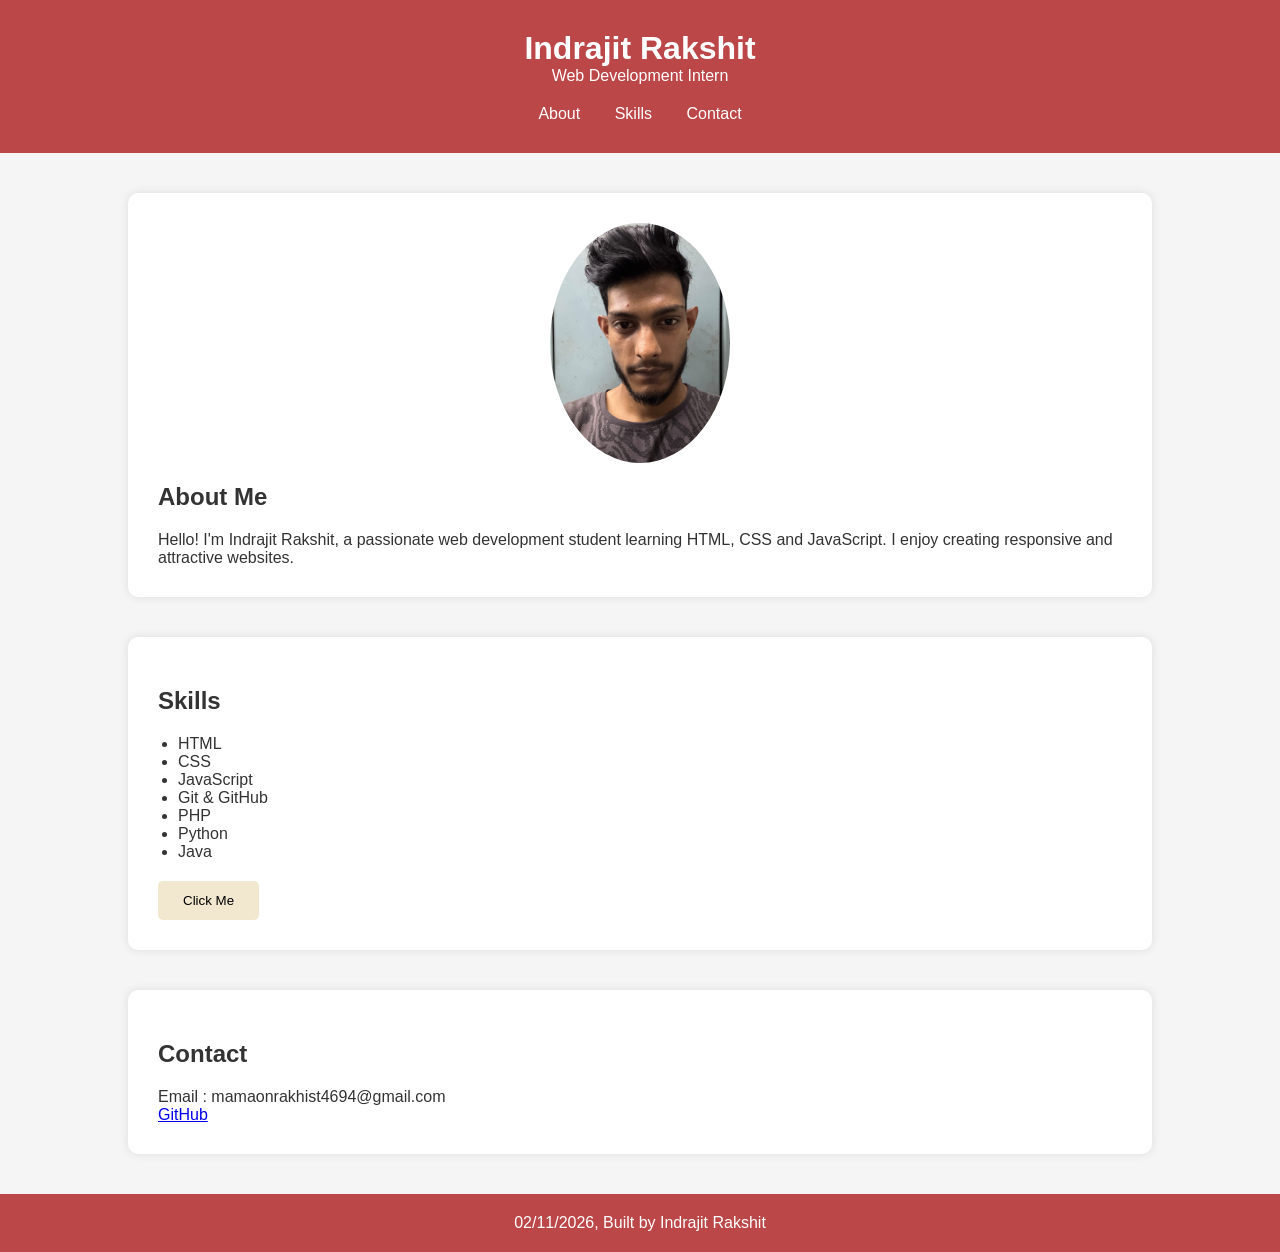
<file: Task 1/index.html>
<!DOCTYPE html>
<html lang="en">
<head>
    <meta charset="UTF-8">
    <meta name="viewport" content="width=device-width, initial-scale=1.0">
    <title>My Portfolio</title>
    <link rel="stylesheet" href="style.css">
</head>
<body>
    <header>
        <h1>Indrajit Rakshit</h1>
        <p>Web Development Intern</p>
        <nav>
            <a href="#about">About</a>
            <a href="#skills">Skills</a>
            <a href="#contact">Contact</a>
        </nav>
    </header>
    <section id="about">
        <img src="image.jpeg" alt="Profile Picture">
        <h2>About Me</h2>
        <p>
            Hello! I'm Indrajit Rakshit, a passionate web development student learning
            HTML, CSS and JavaScript. I enjoy creating responsive and attractive
            websites.
        </p>
    </section>
    <section id="skills">
        <h2>Skills</h2>
        <ul>
            <li>HTML</li>
            <li>CSS</li>
            <li>JavaScript</li>
            <li>Git & GitHub</li>
            <li>PHP</li>
            <li>Python</li>
            <li>Java</li>
        </ul>
        <button onclick="welcome()">Click Me</button>
    </section>
    <section id="contact">
        <h2>Contact</h2>
        <p>Email : mamaonrakhist4694@gmail.com</p>
        <a href="https://github.com/surjo2005/Apex-Planet-Internship" target="_blank">GitHub</a>
    </section>
    <footer>
        <p>02/11/2026, Built by Indrajit Rakshit </p>
    </footer>
    <script src="script.js"></script>
</body>
</html>
</file>
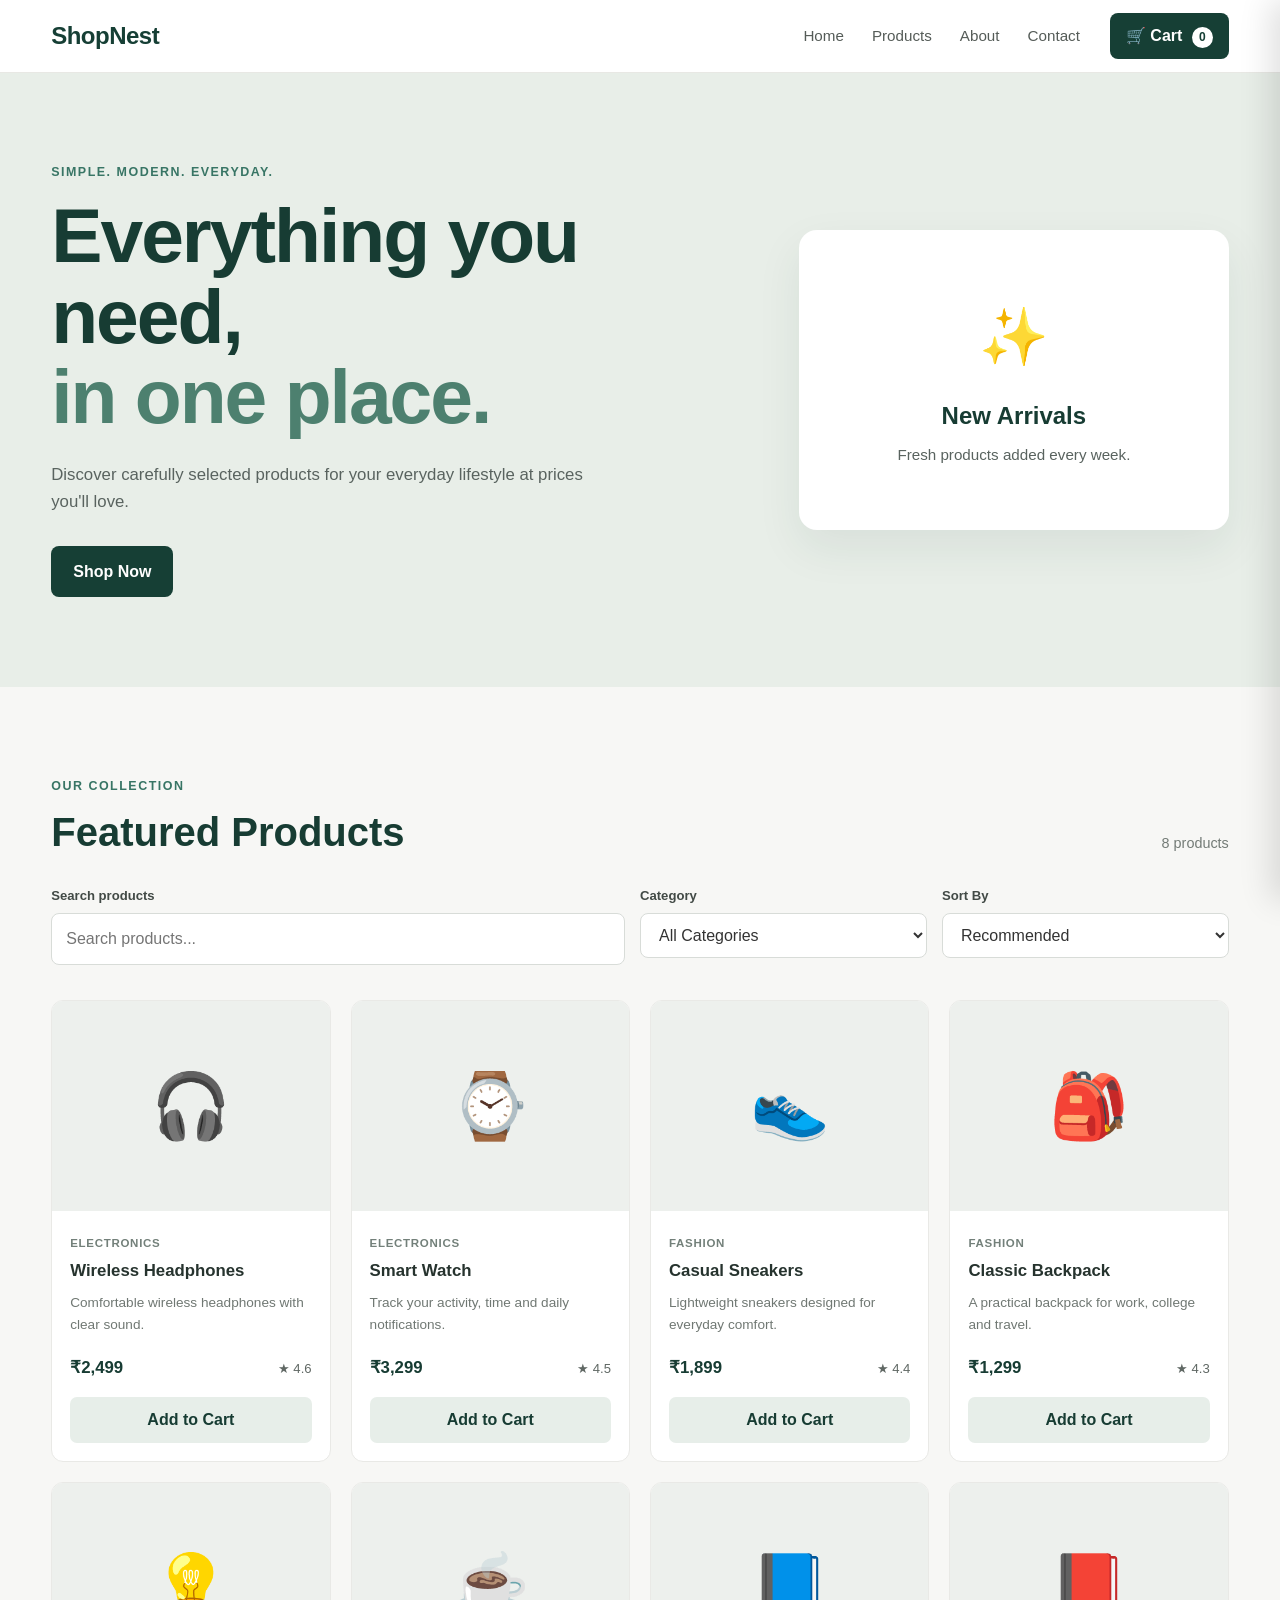
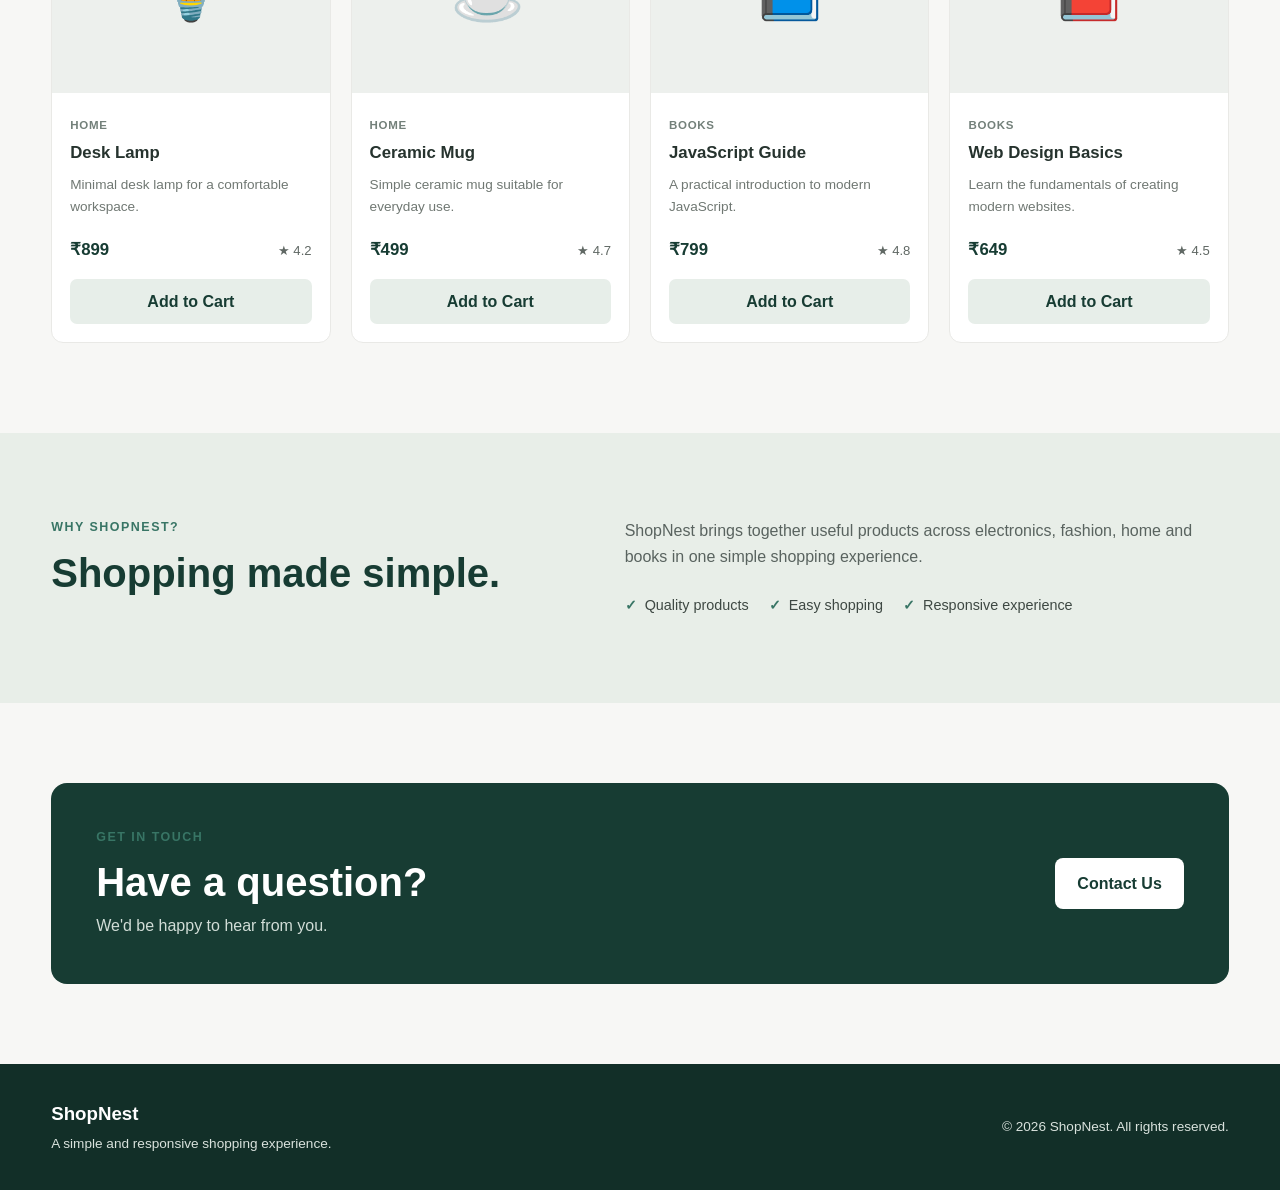
<file: Task 5/index.html>
<!DOCTYPE html>
<html lang="en">
<head>
    <meta charset="UTF-8">
    <meta name="viewport" content="width=device-width, initial-scale=1.0">
    <meta name="description" content="ShopNest is a modern online store for everyday products.">
    <title>ShopNest | Online Store</title>
    <link rel="stylesheet" href="style.css">
</head>
<body>
    <header class="site-header">
        <div class="container navbar">
            <a href="#" class="logo">ShopNest</a>

            <nav class="nav-links" id="navLinks">
                <a href="#home">Home</a>
                <a href="#products">Products</a>
                <a href="#about">About</a>
                <a href="#contact">Contact</a>
            </nav>

            <button class="cart-button" id="cartButton" aria-label="Open shopping cart">🛒 Cart
                <span id="cartCount">0</span>
            </button>

            <button class="menu-button" id="menuButton" aria-label="Open navigation menu">☰</button>
        </div>
    </header>

    <main>
        <section class="hero" id="home">
            <div class="container hero-content">
                <div class="hero-text">
                    <span class="hero-label"> SIMPLE. MODERN. EVERYDAY.</span>
                    <h1>Everything you need,<span>in one place.</span></h1>
                    <p>Discover carefully selected products for your everyday lifestyle at prices you'll love.</p>
                    <a href="#products" class="primary-button">Shop Now</a>
                </div>

                <div class="hero-card">
                    <span>✨</span>
                    <h2>New Arrivals</h2>
                    <p>Fresh products added every week.</p>
                </div>
            </div>
        </section>

        <section class="products-section" id="products">
            <div class="container">
                <div class="section-heading">
                    <div><span class="section-label">OUR COLLECTION</span>
                        <h2>Featured Products</h2>
                    </div>
                    <p id="productCount">0 products</p>
                </div>

                <div class="product-controls">
                    <div class="search-box">
                        <label for="searchInput">
                            Search products
                        </label>

                        <input type="search" id="searchInput" placeholder="Search products..." autocomplete="off">
                    </div>

                    <div class="filter-box">
                        <label for="categoryFilter">Category</label>
                        <select id="categoryFilter">
                            <option value="all">All Categories</option>
                            <option value="electronics">Electronics</option>
                            <option value="fashion">Fashion</option>
                            <option value="home">Home</option>
                            <option value="books">Books</option>
                        </select>
                    </div>

                    <div class="filter-box">
                        <label for="sortFilter">Sort By</label>
                        <select id="sortFilter">
                            <option value="default">Recommended</option>
                            <option value="price-low">Price: Low to High</option>
                            <option value="price-high">Price: High to Low</option>
                            <option value="rating-high">Rating: High to Low</option>
                        </select>
                    </div>
                </div>

                <div class="product-grid" id="productContainer">
                </div>

                <div class="empty-state" id="emptyState" hidden>
                    <div class="empty-icon">🔎</div>
                    <h3>No products found</h3>
                    <p>Try changing your search or category filter.</p>
                </div>
            </div>
        </section>

        <section class="about-section" id="about">
            <div class="container about-content">
                <div>
                    <span class="section-label">WHY SHOPNEST?</span>
                    <h2>Shopping made simple.</h2>
                </div>

                <div class="about-text">
                    <p>ShopNest brings together useful products across electronics, fashion, home and books in one simple shopping experience.</p>

                    <div class="features">

                        <div class="feature">
                            <strong>✓</strong>
                            <span>Quality products</span>
                        </div>

                        <div class="feature">
                            <strong>✓</strong>
                            <span>Easy shopping</span>
                        </div>

                        <div class="feature">
                            <strong>✓</strong>
                            <span>Responsive experience</span>
                        </div>
                    </div>
                </div>
            </div>
        </section>

        <section class="contact-section" id="contact">
            <div class="container contact-card">
                <div>
                    <span class="section-label">GET IN TOUCH</span>
                    <h2>Have a question?</h2>
                    <p>We'd be happy to hear from you.</p>
                </div>
                <a href="mailto:hello@shopnest.example" class="secondary-button">Contact Us</a>
            </div>
        </section>
    </main>

    <aside class="cart-panel" id="cartPanel" aria-label="Shopping cart">
        <div class="cart-header">
            <h2>Your Cart</h2>
            <button id="closeCart" class="close-button" aria-label="Close cart">×</button>
        </div>

        <div class="cart-items" id="cartItems"></div>

        <div class="cart-footer">
            <div class="cart-total">
                <span>Total</span>
                <strong id="cartTotal">₹0</strong>
            </div>
            <button class="checkout-button" id="checkoutButton">Proceed to Checkout</button>
        </div>
    </aside>

    <div class="overlay" id="overlay"></div>
    <footer class="site-footer">
        <div class="container footer-content">
            <div>
                <h3>ShopNest</h3>
                <p>A simple and responsive shopping experience.</p>
            </div>
            <p>&copy; 2026 ShopNest. All rights reserved.</p>
        </div>
    </footer>
    <script src="script.js" defer></script>
</body>
</html>
</file>
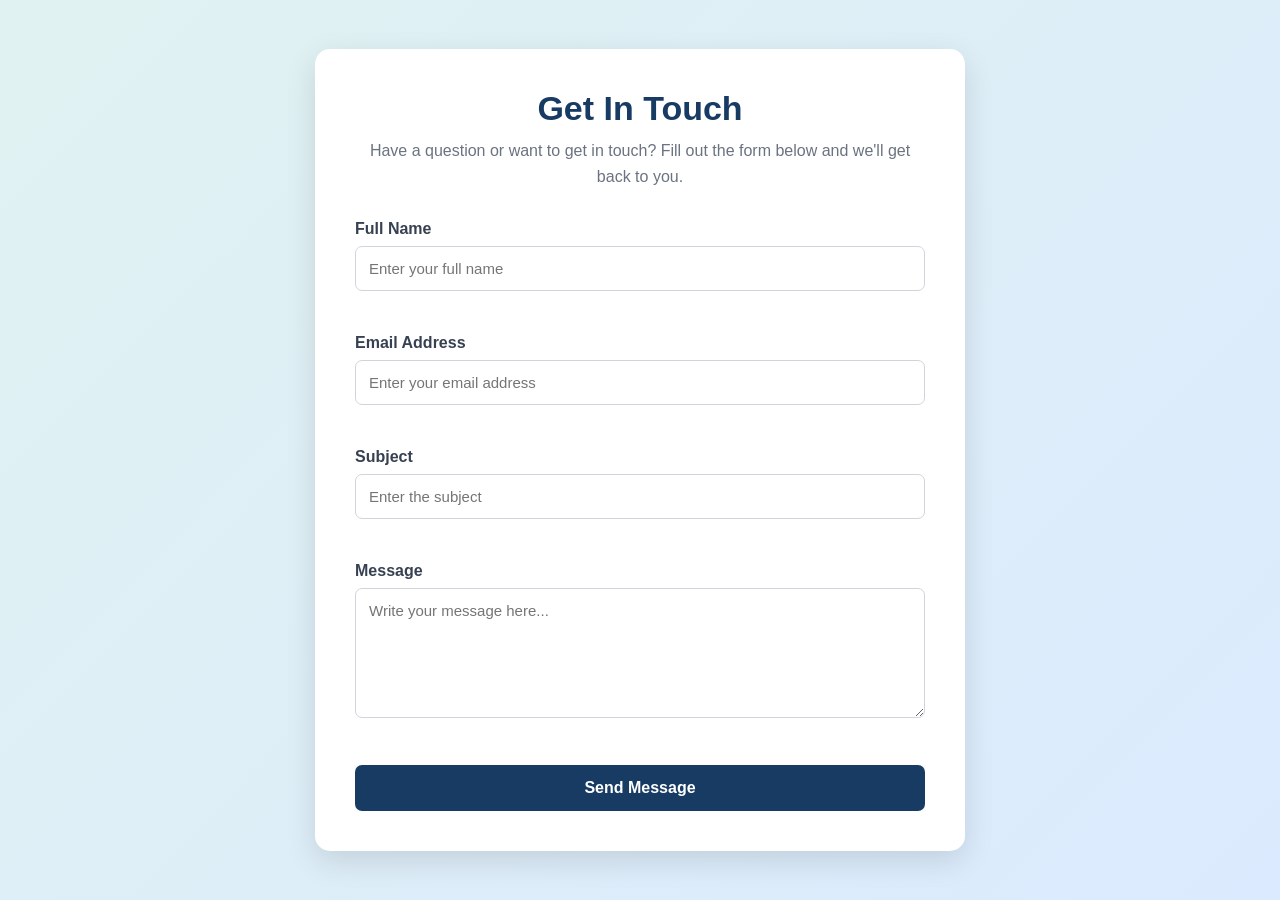
<file: Task 2/Step 1-2 - Contact Form/index.html>
<!DOCTYPE html>
<html lang="en">
<head>
    <meta charset="UTF-8">
    <meta name="viewport" content="width=device-width, initial-scale=1.0">
    <title>Contact Us</title>
    <link rel="stylesheet" href="style.css">
</head>
<body>
    <div class="container">
        <div class="contact-box">
            <h1>Get In Touch</h1>
            <p class="intro">
                Have a question or want to get in touch?
                Fill out the form below and we'll get back to you.
            </p>
            <form id="contactForm">
                <!-- Name -->
                <div class="form-group">
                    <label for="name">Full Name</label>
                    <input
                        type="text"
                        id="name"
                        placeholder="Enter your full name"
                    >
                    <span id="nameError"></span>
                </div>

                <!-- Email -->
                <div class="form-group">
                    <label for="email">Email Address</label>
                    <input
                        type="email"
                        id="email"
                        placeholder="Enter your email address"
                    >
                    <span id="emailError"></span>
                </div>

                <!-- Subject -->
                <div class="form-group">
                    <label for="subject">Subject</label>
                    <input
                        type="text"
                        id="subject"
                        placeholder="Enter the subject"
                    >
                    <span id="subjectError"></span>
                </div>

                <!-- Message -->
                <div class="form-group">
                    <label for="message">Message</label>
                    <textarea
                        id="message"
                        rows="6"
                        placeholder="Write your message here..."
                    ></textarea>
                    <span id="messageError"></span>
                </div>
                <button type="submit">Send Message</button>
            </form>
        </div>
    </div>
    <script src="script.js"></script>
</body>
</html>
</file>
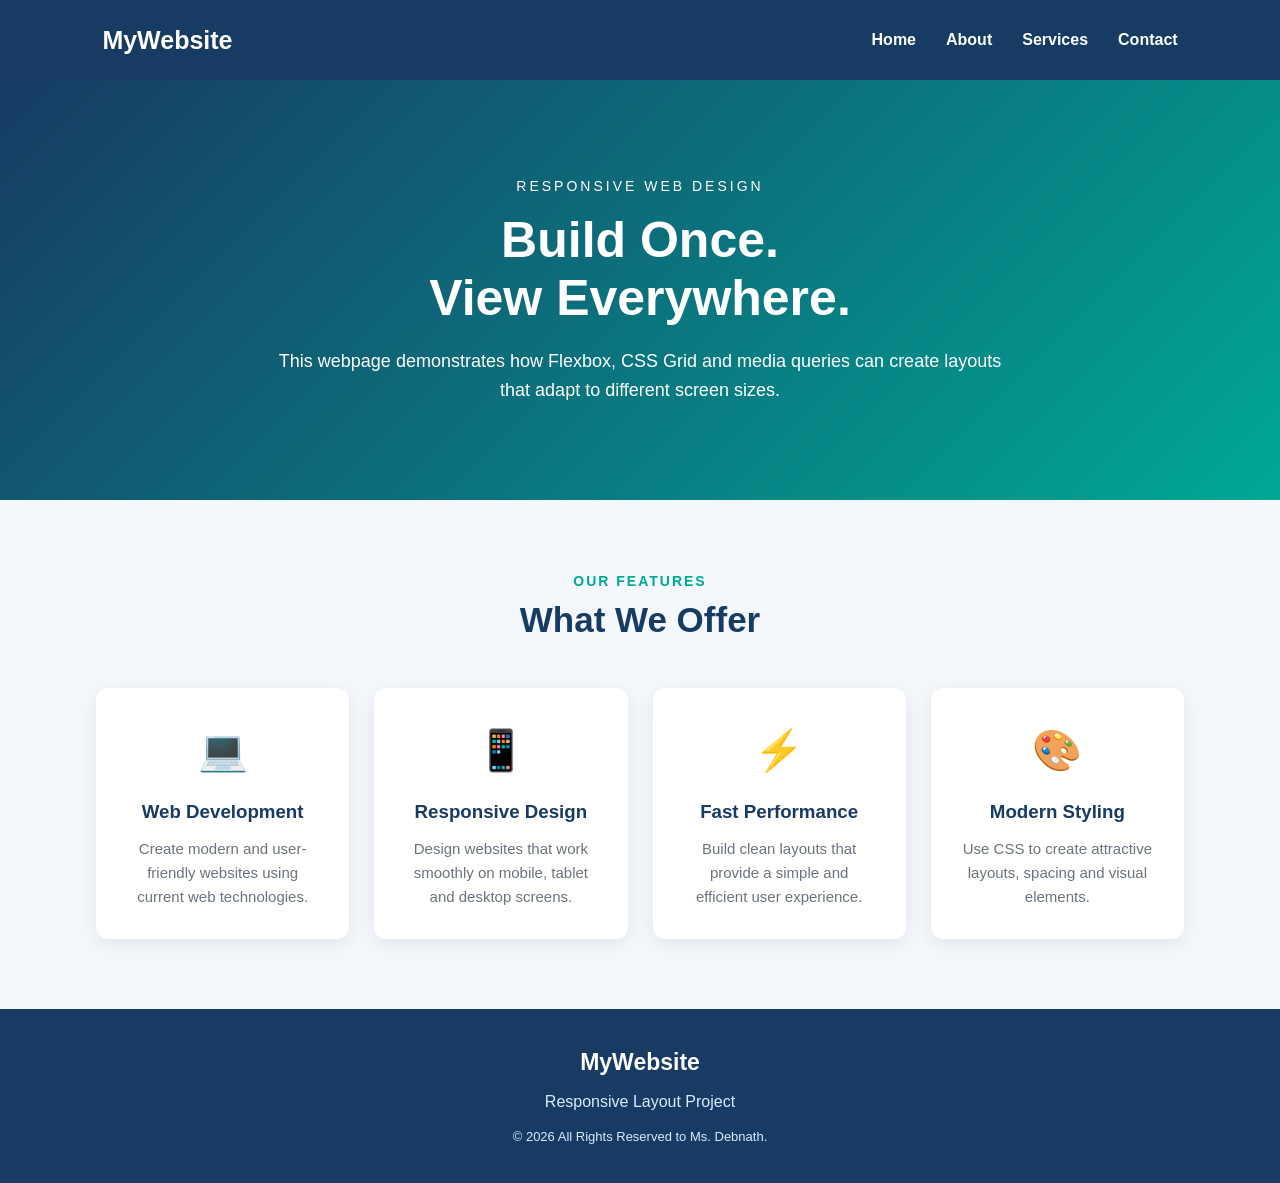
<file: Task 2/Step 3 - Responsive Layout/index.html>
<!DOCTYPE html>
<html lang="en">
<head>
    <meta charset="UTF-8">
    <meta name="viewport" content="width=device-width, initial-scale=1.0">
    <title>Responsive Layout</title>
    <link rel="stylesheet" href="style.css">
</head>
<body>

    <header>
        <div class="logo">MyWebsite</div>
        <nav>
            <a href="#home">Home</a>
            <a href="#about">About</a>
            <a href="#services">Services</a>
            <a href="#contact">Contact</a>
        </nav>
    </header>

    <section class="hero" id="home">
        <div class="hero-content">
            <p class="tagline">RESPONSIVE WEB DESIGN</p>
            <h1>
                Build Once.
                <br>
                View Everywhere.
            </h1>
            <p>This webpage demonstrates how Flexbox, CSS Grid and media queries can create layouts that adapt to different screen sizes.</p>
        </div>
    </section>


    <main>
        <div class="section-title">
            <p>OUR FEATURES</p>
            <h2>What We Offer</h2>
        </div>

        <section class="card-container" id="services">
            <article class="card">
                <div class="icon">💻</div>
                <h3>Web Development</h3>
                <p>Create modern and user-friendly websites using current web technologies.</p>
            </article>
            <article class="card">
                <div class="icon">📱</div>
                <h3>Responsive Design</h3>
                <p>Design websites that work smoothly on mobile, tablet and desktop screens.</p>
            </article>
            <article class="card">
                <div class="icon">⚡</div>
                <h3>Fast Performance</h3>
                <p>Build clean layouts that provide a simple and efficient user experience.</p>
            </article>
            <article class="card">
                <div class="icon">🎨</div>
                <h3>Modern Styling</h3>
                <p>Use CSS to create attractive layouts, spacing and visual elements.</p>
            </article>
        </section>
    </main>


    <footer id="contact">
        <h3>MyWebsite</h3>
        <p>Responsive Layout Project</p>
        <p class="copyright">© 2026 All Rights Reserved to Ms. Debnath.</p>
    </footer>
</body>
</html>
</file>
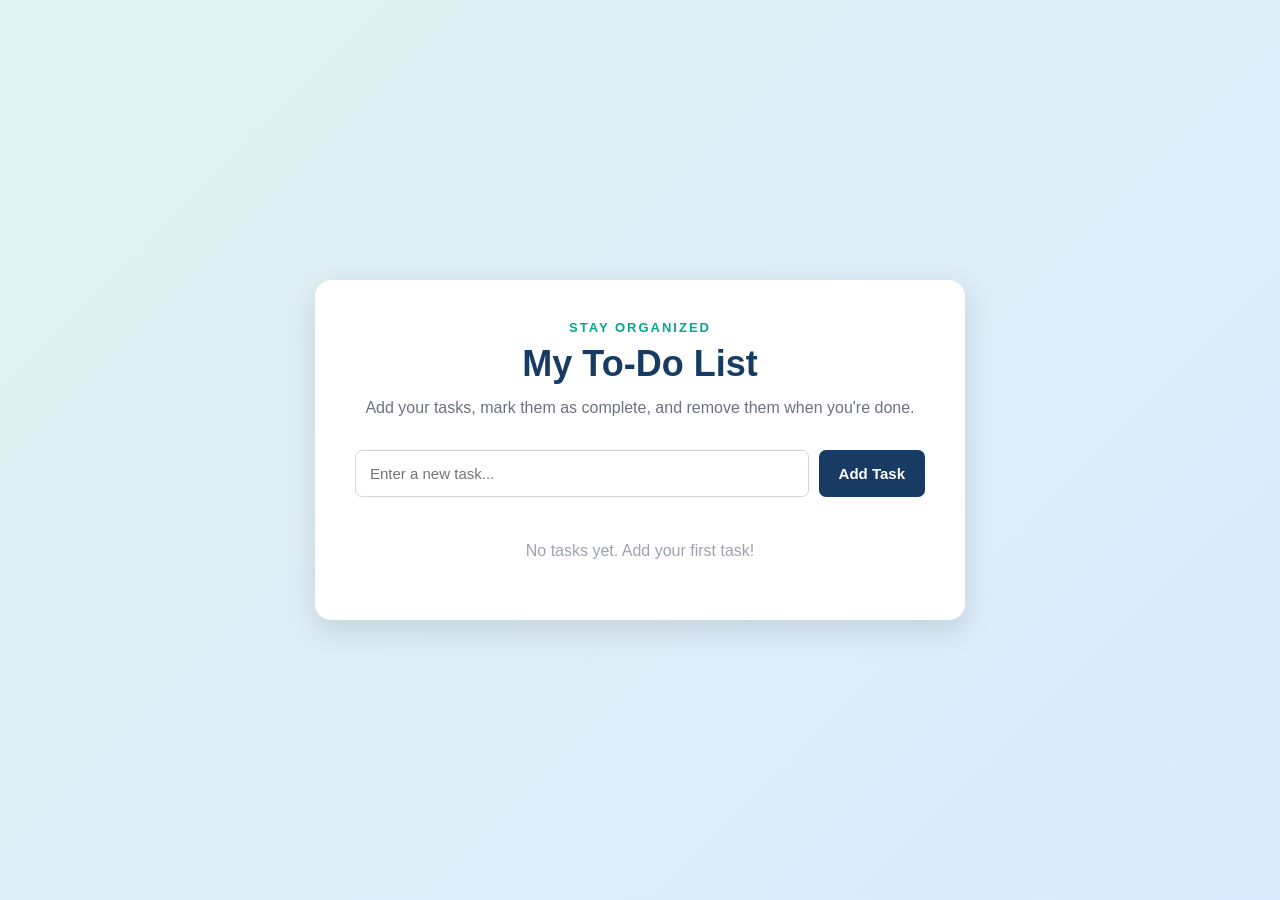
<file: Task 2/Step 4 - To Do List/index.html>
<!DOCTYPE html>
<html lang="en">
<head>
    <meta charset="UTF-8">
    <meta name="viewport"
          content="width=device-width, initial-scale=1.0">
    <title>My To-Do List</title>
    <link rel="stylesheet" href="style.css">
</head>
<body>
    <main class="container">
        <section class="todo-box">
            <div class="heading">
                <p class="subtitle">STAY ORGANIZED</p>
                <h1>My To-Do List</h1>
                <p>Add your tasks, mark them as complete, and remove them when you're done.</p>
            </div>

            <!-- Task input -->
            <div class="task-input">
                <input
                    type="text"
                    id="taskInput"
                    placeholder="Enter a new task..."
                >
                <button id="addTaskBtn">Add Task</button>
            </div>
            <ul id="taskList"></ul>
            <p id="emptyMessage">No tasks yet. Add your first task!</p>
        </section>
    </main>
    <script src="script.js"></script>
</body>
</html>
</file>
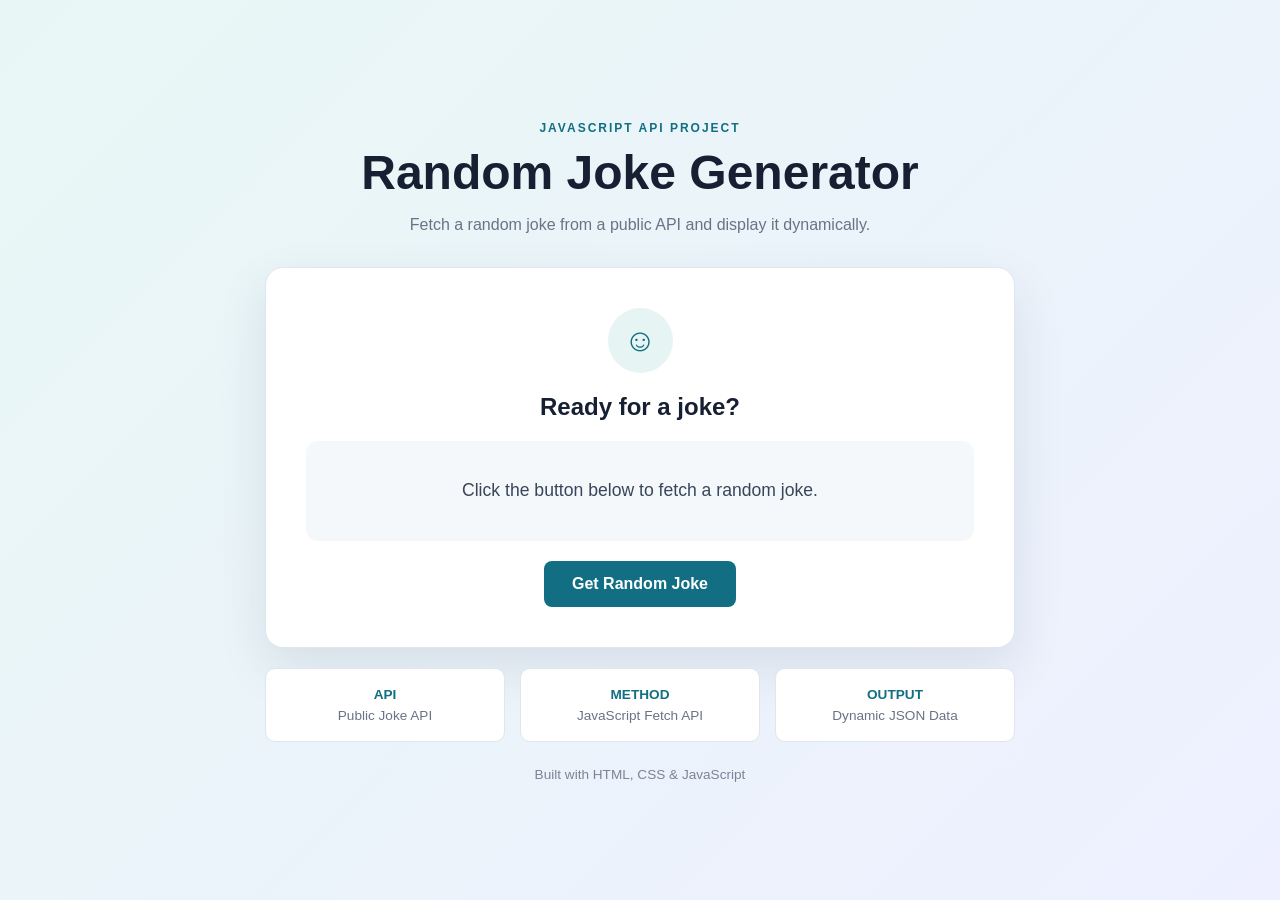
<file: Task 3/API-Data/index.html>
<!DOCTYPE html>
<html lang="en">
<head>
    <meta charset="UTF-8">
    <meta name="viewport" content="width=device-width, initial-scale=1.0">
    <title>Random Joke Generator</title>
    <link rel="stylesheet" href="style.css">
</head>
<body>
    <main class="container">
        <header class="header">
        <span class="label">JAVASCRIPT API PROJECT</span>
            <h1>Random Joke Generator</h1>
            <p>Fetch a random joke from a public API and display it dynamically.</p>
        </header>
        <section class="joke-card">
            <div class="card-icon">☺</div>
            <h2 id="jokeTitle">Ready for a joke?</h2>
            <div class="joke-content">
                <p id="jokeText">Click the button below to fetch a random joke.</p>
            </div>
            <p
                id="loading"
                class="loading hidden"
            >
                Fetching a joke...
            </p>
            <p id="error" class="error hidden">Unable to fetch a joke. Please try again.</p>
            <button
                id="jokeButton"
                class="joke-button"
            >
                Get Random Joke
            </button>
        </section>
        <section class="info">
            <div class="info-box">
                <strong>API</strong>
                <span>Public Joke API</span>
            </div>
            <div class="info-box">
                <strong>Method</strong>
                <span>JavaScript Fetch API</span>
            </div>
            <div class="info-box">
                <strong>Output</strong>
                <span>Dynamic JSON Data</span>
            </div>
        </section>
        <footer>Built with HTML, CSS & JavaScript</footer>
    </main>
    <script src="script.js"></script>
</body>
</html>
</file>
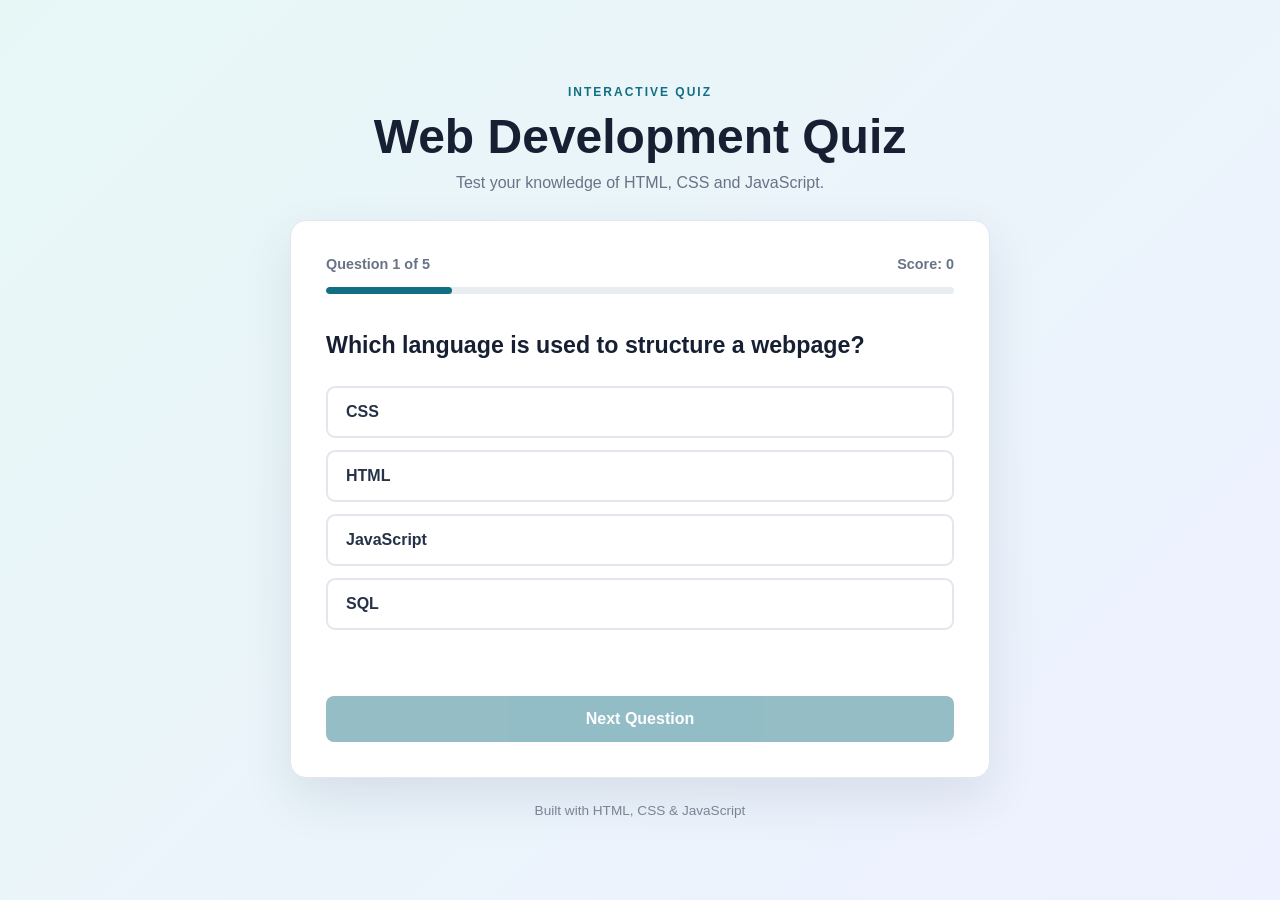
<file: Task 3/Interactive-Quiz/index.html>
<!DOCTYPE html>
<html lang="en">
<head>
    <meta charset="UTF-8">
    <meta name="viewport" content="width=device-width, initial-scale=1.0">
    <title>Web Development Quiz</title>
    <link rel="stylesheet" href="style.css">
</head>
<body>
    <main class="quiz-container">
        <header class="quiz-header">
            <span class="quiz-label">INTERACTIVE QUIZ</span>
            <h1>Web Development Quiz</h1>
            <p>Test your knowledge of HTML, CSS and JavaScript.</p>
        </header>
        <section class="quiz-card" id="quizCard">
            <div class="quiz-top">
                <span id="questionNumber">Question 1 of 5</span>
                <span id="score">Score: 0</span>
            </div>
            <div class="progress-container">
                <div class="progress-bar" id="progressBar"></div>
            </div>
            <h2 id="question">
                Which language is used to structure a webpage?
            </h2>
            <div class="options" id="options">
                <button class="option" data-answer="CSS">
                    CSS
                </button>
                <button class="option" data-answer="HTML">
                    HTML
                </button>
                <button class="option" data-answer="JavaScript">
                    JavaScript
                </button>
                <button class="option" data-answer="SQL">
                    SQL
                </button>
            </div>
            <p id="feedback" class="feedback"></p>
            <button id="nextButton" class="next-button" disabled>
                Next Question
            </button>
        </section>
        <section class="result-card hidden" id="resultCard">
            <div class="result-icon">✓</div>
            <span class="quiz-label">QUIZ COMPLETED</span>
            <h2>Your Final Score</h2>
            <div class="final-score" id="finalScore">0 / 5</div>
            <p id="resultMessage">Great work!</p>
            <button id="restartButton" class="restart-button">Take Quiz Again</button>
        </section>
        <footer>
            <p>Built with HTML, CSS & JavaScript</p>
        </footer>
    </main>
    <script src="script.js"></script>
</body>
</html>
</file>
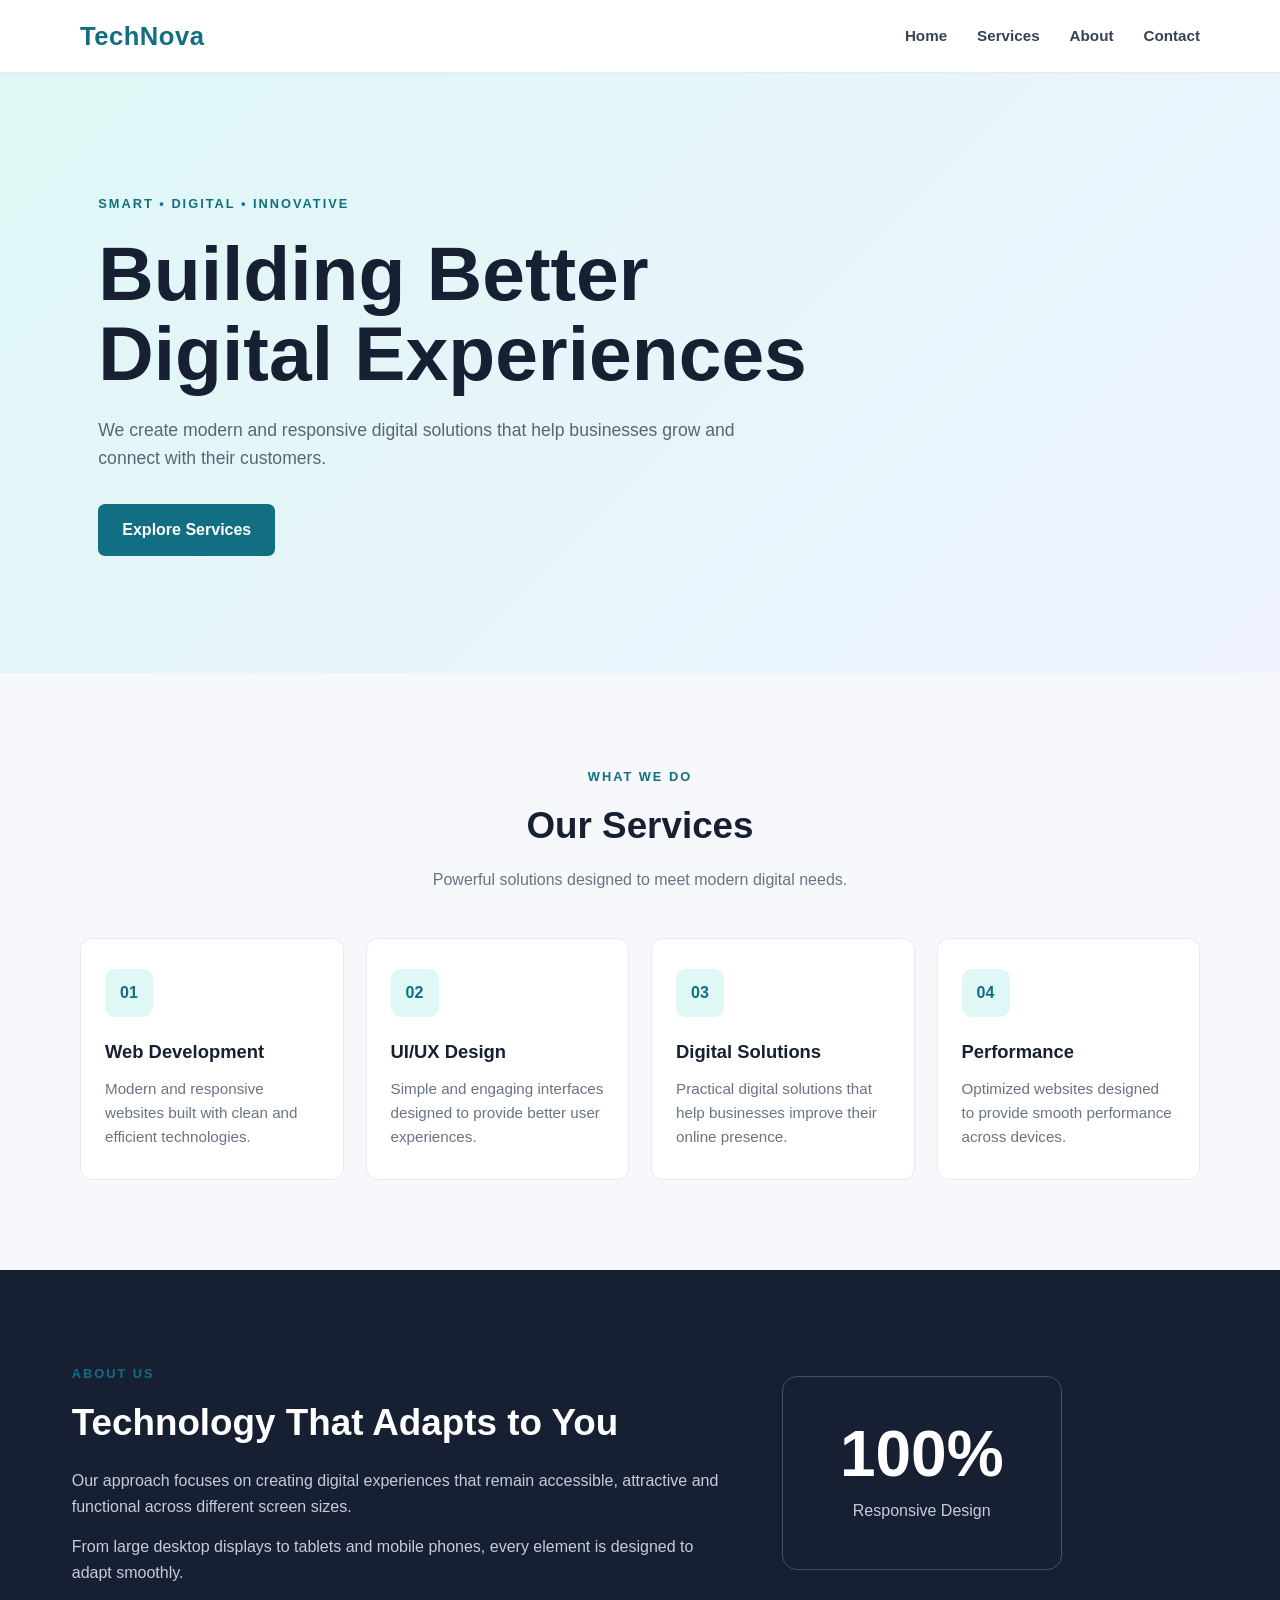
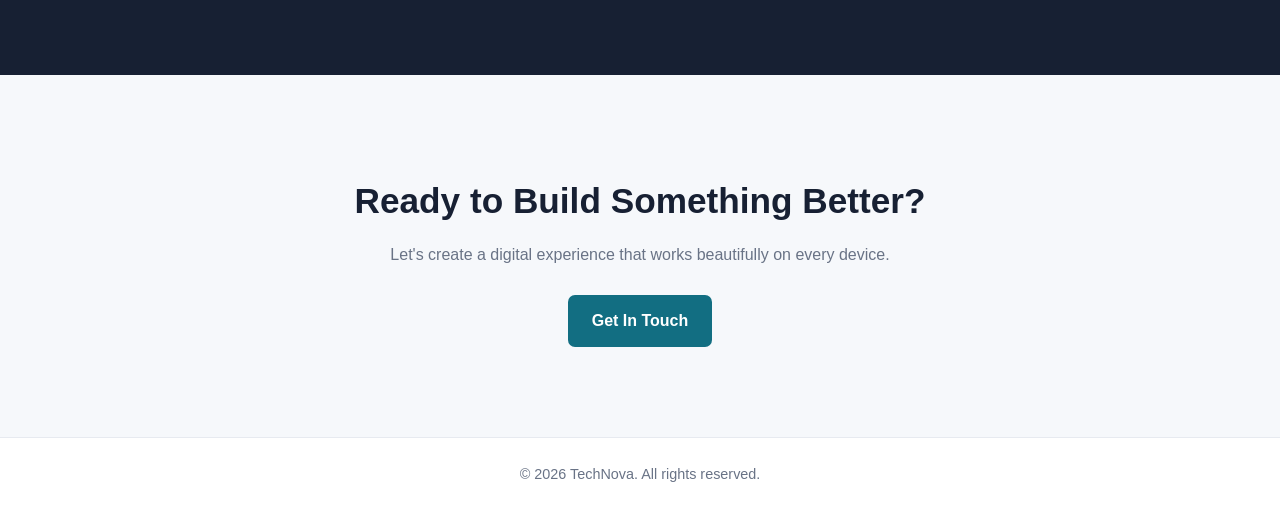
<file: Task 3/Responsive-Design/index.html>
<!DOCTYPE html>
<html lang="en">
<head>
    <meta charset="UTF-8">
    <meta name="viewport" content="width=device-width, initial-scale=1.0">
    <title>TechNova | Digital Solutions</title>
    <link rel="stylesheet" href="style.css">
</head>
<body>
    <header class="header">
        <nav class="navbar">
            <a href="#" class="logo">TechNova</a>
            <ul class="nav-links">
                <li><a href="#home">Home</a></li>
                <li><a href="#services">Services</a></li>
                <li><a href="#about">About</a></li>
                <li><a href="#contact">Contact</a></li>
            </ul>
        </nav>
    </header>
    <main>
        <section class="hero" id="home">
            <div class="hero-content">
                <span class="tagline">SMART • DIGITAL • INNOVATIVE</span>
                <h1>Building Better Digital Experiences</h1>
                <p>We create modern and responsive digital solutions that help businesses grow and connect with their customers.</p>
                <a href="#services" class="hero-btn">Explore Services</a>
            </div>
        </section>
        <section class="services" id="services">
            <div class="section-heading">
                <span>WHAT WE DO</span>
                <h2>Our Services</h2>
                <p>Powerful solutions designed to meet modern digital needs.</p>
            </div>
            <div class="service-grid">
                <article class="service-card">
                    <div class="icon">01</div>
                    <h3>Web Development</h3>
                    <p>Modern and responsive websites built with clean and efficient technologies.
                    </p>
                </article>
                <article class="service-card">
                    <div class="icon">02</div>
                    <h3>UI/UX Design</h3>
                    <p>Simple and engaging interfaces designed to provide better user experiences.</p>
                </article>
                <article class="service-card">
                    <div class="icon">03</div>
                    <h3>Digital Solutions</h3>
                    <p>Practical digital solutions that help businesses improve their online presence.</p>
                </article>
                <article class="service-card">
                    <div class="icon">04</div>
                    <h3>Performance</h3>
                    <p>Optimized websites designed to provide smooth performance across devices.</p>
                </article>
            </div>
        </section>
        <section class="about" id="about">
            <div class="about-content">
                <span>ABOUT US</span>
                <h2>Technology That Adapts to You</h2>
                <p>Our approach focuses on creating digital experiences that remain accessible, attractive and functional across different screen sizes.</p>
                <p>From large desktop displays to tablets and mobile phones, every element is designed to adapt smoothly.</p>
            </div>
            <div class="about-box">
                <strong>100%</strong>
                <span>Responsive Design</span>
            </div>
        </section>
        <section class="cta" id="contact">
            <h2>Ready to Build Something Better?</h2>
            <p>Let's create a digital experience that works beautifully on every device.</p>
            <a href="mailto:hello@technova.example" class="cta-btn">Get In Touch</a>
        </section>
    </main>
    <footer class="footer">
        <p>&copy; 2026 TechNova. All rights reserved.</p>
    </footer>
</body>
</html>
</file>
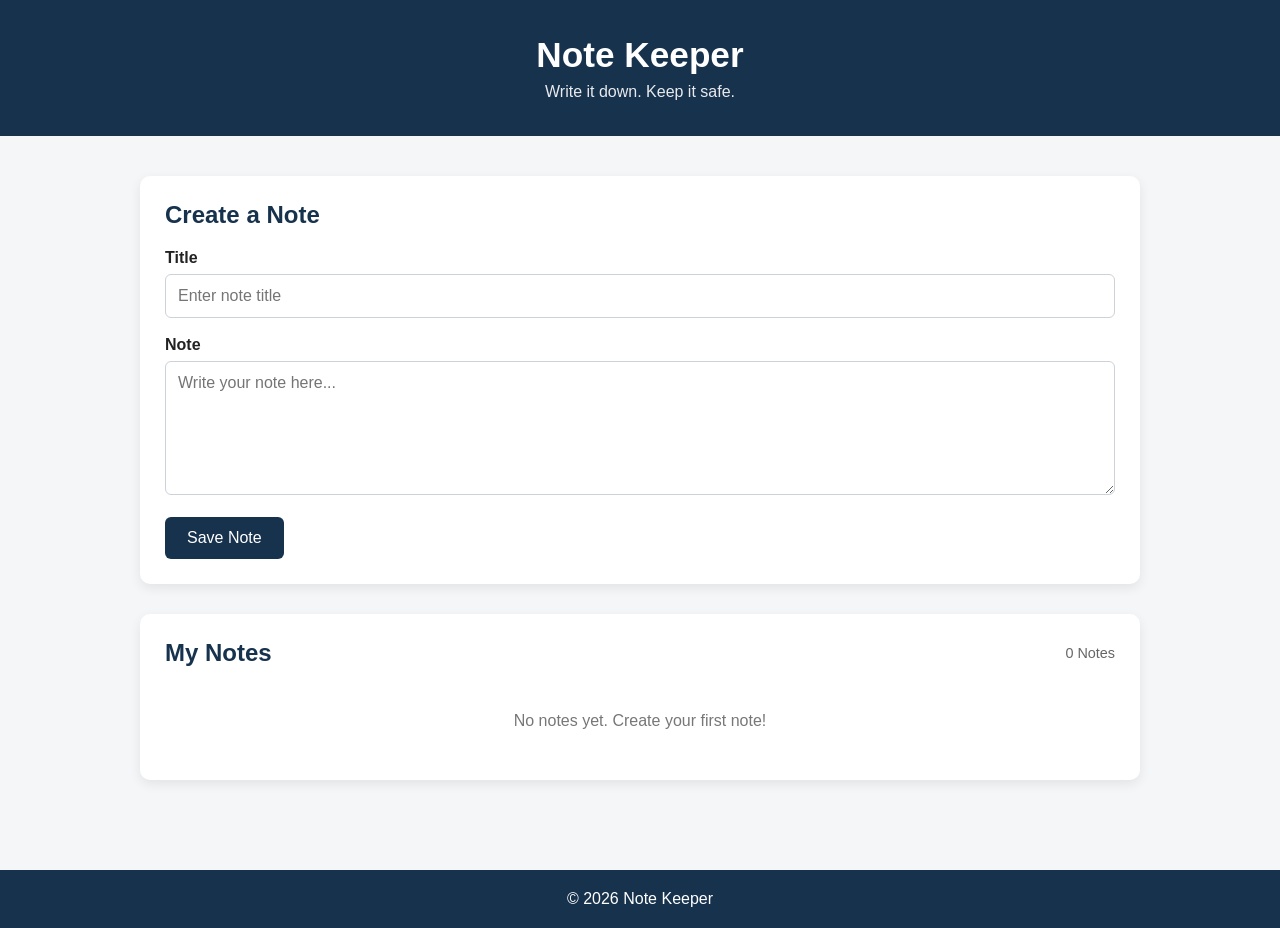
<file: Task 4/Note-Taking-App/index.html>
<!DOCTYPE html>
<html lang="en">
<head>
    <meta charset="UTF-8">
    <meta name="viewport" content="width=device-width, initial-scale=1.0">
    <title>Note Keeper</title>
    <link rel="stylesheet" href="style.css">
</head>
<body>
    <header class="header">
        <div class="container">
            <h1>Note Keeper</h1>
            <p>Write it down. Keep it safe.</p>
        </div>
    </header>
    <main class="container">
        <section class="note-editor">
            <h2>Create a Note</h2>
            <form id="noteForm">
                <div class="form-group">
                    <label for="noteTitle">Title</label>
                    <input type="text" id="noteTitle" placeholder="Enter note title" required>
                </div>
                <div class="form-group">
                    <label for="noteContent">Note</label>
                    <textarea id="noteContent" rows="6" placeholder="Write your note here..." required></textarea>
                </div>
                <button type="submit" class="save-btn">Save Note</button>
            </form>
        </section>
        <section class="notes-section">
            <div class="section-heading">
                <h2>My Notes</h2>
                <span id="noteCount">0 Notes</span>
            </div>
            <div id="notesContainer" class="notes-container">
                <p class="empty-message">No notes yet. Create your first note!</p>
            </div>
        </section>
    </main>
    <footer>
        <p>&copy; 2026 Note Keeper</p>
    </footer>
    <script src="script.js"></script>
</body>
</html>
</file>
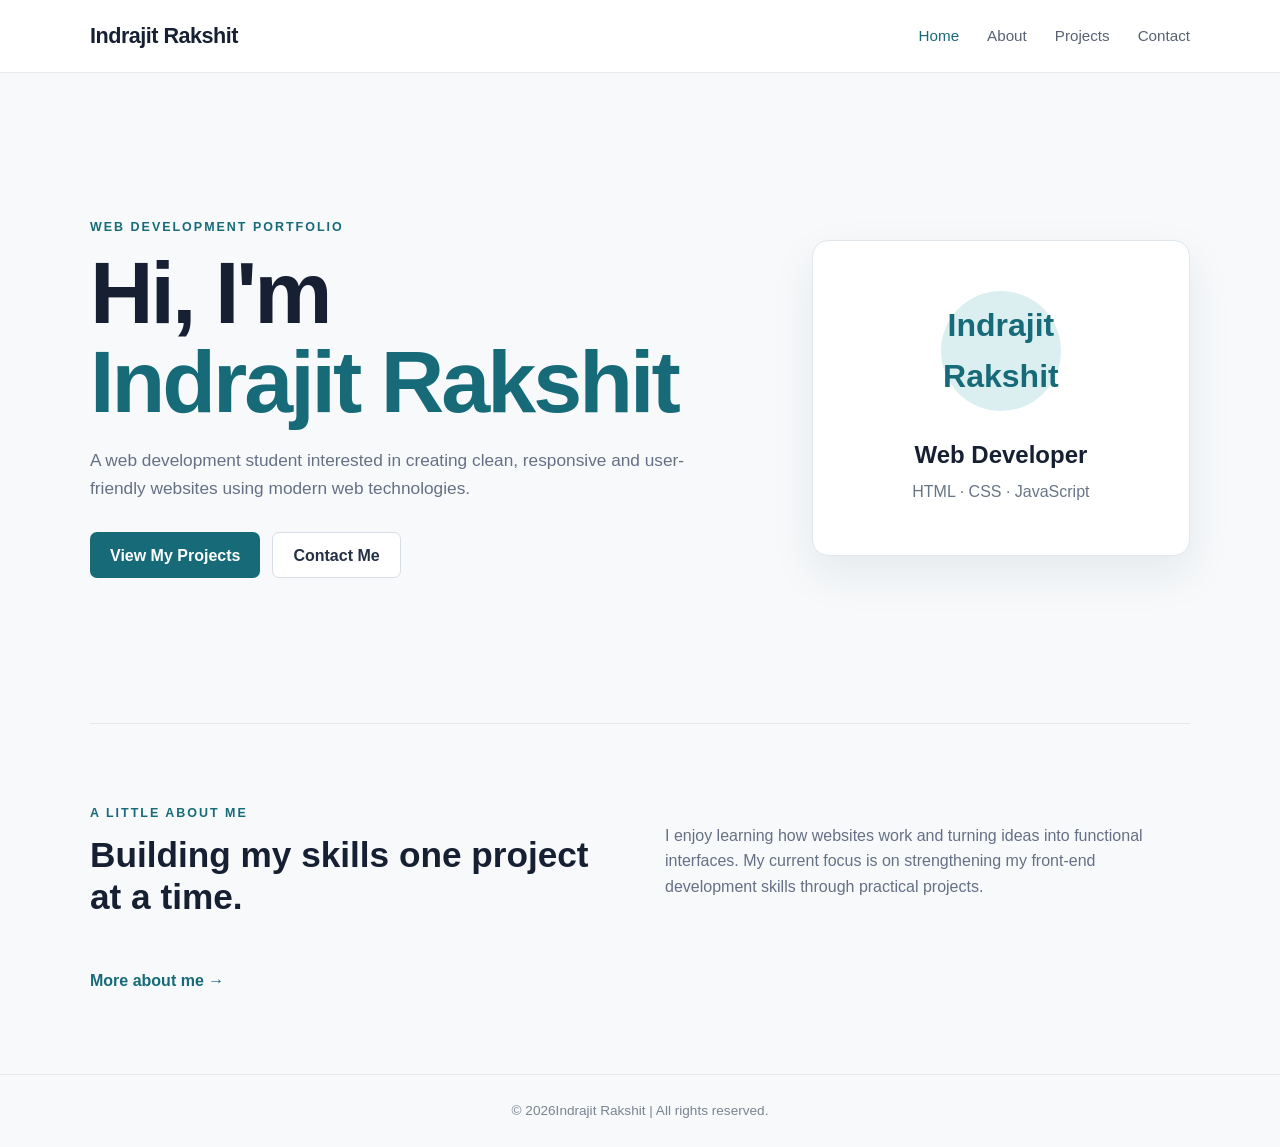
<file: Task 4/Portfolio/index.html>
<!DOCTYPE html>
<html lang="en">
<head>
    <meta charset="UTF-8">
    <meta name="viewport" content="width=device-width, initial-scale=1.0">
    <title>Indrajit Rakshit | Portfolio</title>
    <link rel="stylesheet" href="style.css">
</head>
<body>
    <header class="site-header">
        <nav class="navbar">
            <a href="index.html" class="logo">Indrajit Rakshit</a>
            <button class="menu-button" id="menuButton" aria-label="Open navigation menu">☰</button>
            <div class="nav-links" id="navLinks">
                <a href="index.html" class="active">Home</a>
                <a href="about.html">About</a>
                <a href="projects.html">Projects</a>
                <a href="contact.html">Contact</a>
            </div>
        </nav>
    </header>
    <main>
        <section class="hero">
            <div class="hero-content">
                <p class="eyebrow">WEB DEVELOPMENT PORTFOLIO</p>
                <h1>Hi, I'm<span>Indrajit Rakshit</span></h1>
                <p class="hero-description">A web development student interested in creating clean, responsive and user-friendly
                    websites using modern web technologies.</p>
                <div class="hero-buttons">
                    <a href="projects.html" class="button primary-button">View My Projects</a>
                    <a href="contact.html" class="button secondary-button">Contact Me</a>
                </div>
            </div>
            <div class="hero-card">
                <div class="profile-circle">Indrajit Rakshit</div>
                <h2>Web Developer</h2>
                <p>HTML · CSS · JavaScript</p>
            </div>
        </section>
        <section class="section intro-section">
            <div class="section-heading">
                <p class="eyebrow">A LITTLE ABOUT ME</p>
                <h2>Building my skills one project at a time.</h2>
            </div>
            <p class="section-text">I enjoy learning how websites work and turning ideas into functional interfaces. My current
                focus is on strengthening my front-end development skills through practical projects.</p>
            <a href="about.html" class="text-link">More about me →</a>
        </section>
    </main>
    <footer class="site-footer">
        <p>© <span id="year"></span>Indrajit Rakshit | All rights reserved.</p>
    </footer>
    <script src="script.js"></script>
</body>
</html>
</file>
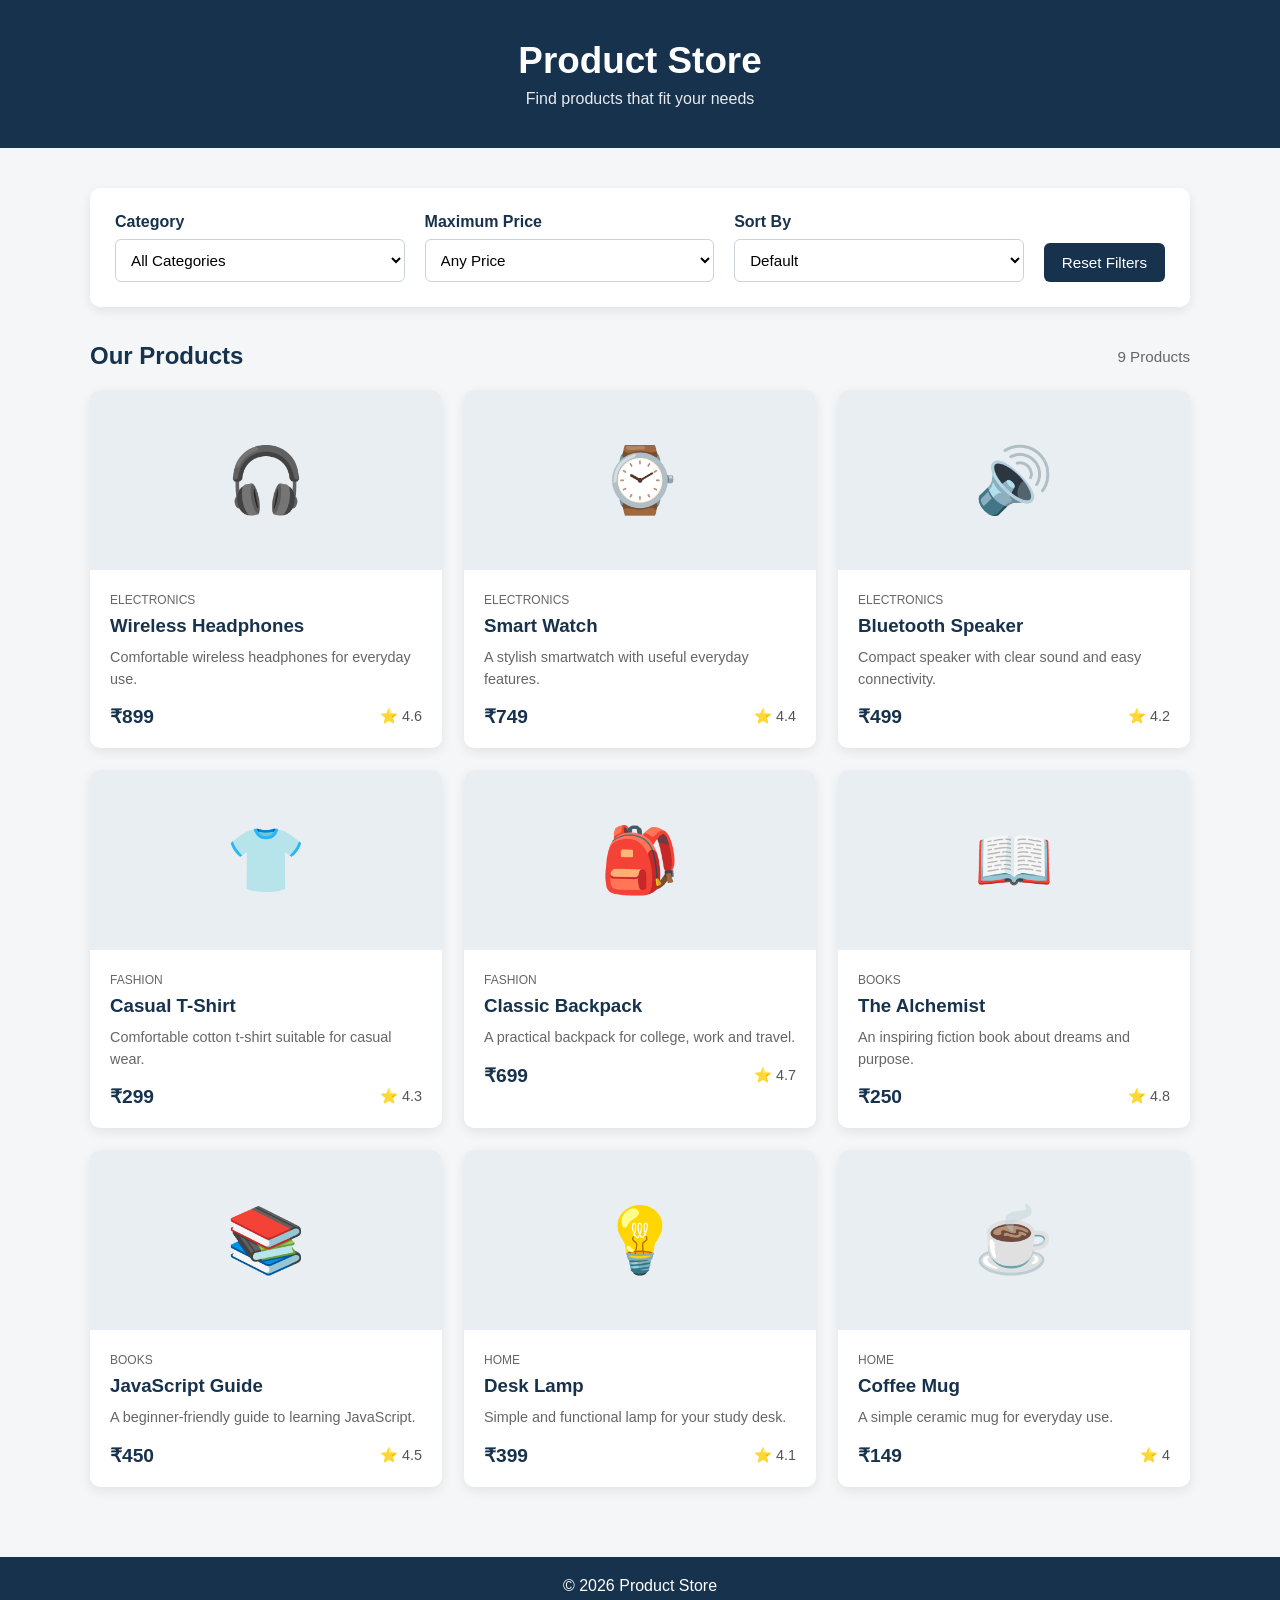
<file: Task 4/Product-Listing/index.html>
<!DOCTYPE html>
<html lang="en">
<head>
    <meta charset="UTF-8">
    <meta name="viewport" content="width=device-width, initial-scale=1.0">
    <title>Product Store</title>
    <link rel="stylesheet" href="style.css">
</head>
<body>
    <header class="header">
        <div class="container">
            <h1>Product Store</h1>
            <p>Find products that fit your needs</p>
        </div>
    </header>
    <main class="container">
        <section class="controls">
            <div class="filter-group">
                <label for="categoryFilter">Category</label>
                <select id="categoryFilter">
                    <option value="all">All Categories</option>
                    <option value="electronics">Electronics</option>
                    <option value="fashion">Fashion</option>
                    <option value="books">Books</option>
                    <option value="home">Home</option>
                </select>
            </div>
            <div class="filter-group">
                <label for="priceFilter">Maximum Price</label>
                <select id="priceFilter">
                    <option value="all">Any Price</option>
                    <option value="50">Under ₹50</option>
                    <option value="100">Under ₹100</option>
                    <option value="500">Under ₹500</option>
                    <option value="1000">Under ₹1000</option>
                </select>
            </div>
            <div class="filter-group">
                <label for="sortFilter">Sort By</label>
                <select id="sortFilter">
                    <option value="default">Default</option>
                    <option value="rating-high">Rating: High to Low</option>
                    <option value="rating-low">Rating: Low to High</option>
                    <option value="price-low">Price: Low to High</option>
                    <option value="price-high">Price: High to Low</option>
                </select>
            </div>
            <button id="resetBtn" class="reset-btn">Reset Filters</button>
        </section>
        <section class="products-section">
            <div class="section-header">
                <h2>Our Products</h2>
                <span id="productCount">0 Products</span>
            </div>
            <div id="productContainer" class="product-grid">
            </div>
            <p id="noProducts" class="no-products">No products match your selected filters.</p>
        </section>
    </main>
    <footer>
        <p>&copy; 2026 Product Store</p>
    </footer>
    <script src="script.js"></script>
</body>
</html>
</file>
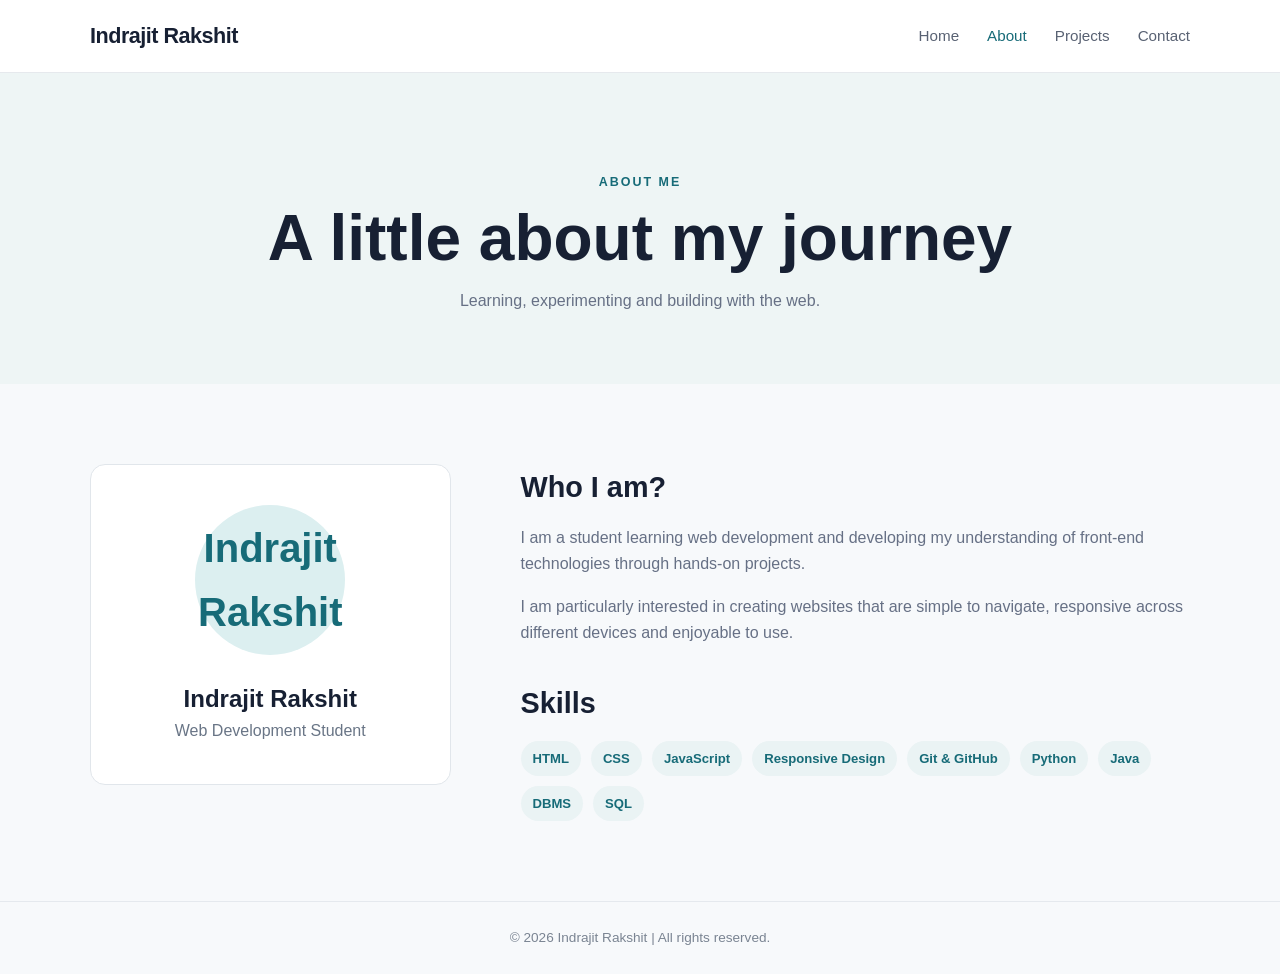
<file: Task 4/Portfolio/about.html>
<!DOCTYPE html>
<html lang="en">
<head>
    <meta charset="UTF-8">
    <meta name="viewport" content="width=device-width, initial-scale=1.0">
    <title>About | Indrajit Rakshit</title>
    <link rel="stylesheet" href="style.css">
</head>
<body>
    <header class="site-header">
        <nav class="navbar">
            <a href="index.html" class="logo">Indrajit Rakshit</a>
            <button class="menu-button" id="menuButton" aria-label="Open navigation menu">☰</button>
            <div class="nav-links" id="navLinks">
                <a href="index.html">Home</a>
                <a href="about.html" class="active">About</a>
                <a href="projects.html">Projects</a>
                <a href="contact.html">Contact</a>
            </div>
        </nav>
    </header>
    <main>
        <section class="page-header">
            <p class="eyebrow">ABOUT ME</p>
            <h1>A little about my journey</h1>
            <p>Learning, experimenting and building with the web.</p>
        </section>
        <section class="section about-layout">
            <div class="about-card">
                <div class="profile-circle large">Indrajit Rakshit</div>
                <h2>Indrajit Rakshit</h2>
                <p>Web Development Student</p>
            </div>
            <div class="about-content">
                <h2>Who I am?</h2>
                <p>I am a student learning web development and developing my understanding of front-end
                    technologies through hands-on projects.</p>

                <p>I am particularly interested in creating websites that are simple to navigate,
                    responsive across different devices and enjoyable to use.</p>
                <h2 class="sub-heading">Skills</h2>
                <div class="skills">
                    <span>HTML</span>
                    <span>CSS</span>
                    <span>JavaScript</span>
                    <span>Responsive Design</span>
                    <span>Git & GitHub</span>
                    <span>Python</span>
                    <span>Java</span>
                    <span>DBMS</span>
                    <span>SQL</span>
                </div>
            </div>
        </section>
    </main>
    <footer class="site-footer">
        <p>© <span id="year"></span> Indrajit Rakshit | All rights reserved.</p>
    </footer>
    <script src="script.js"></script>
</body>
</html>
</file>
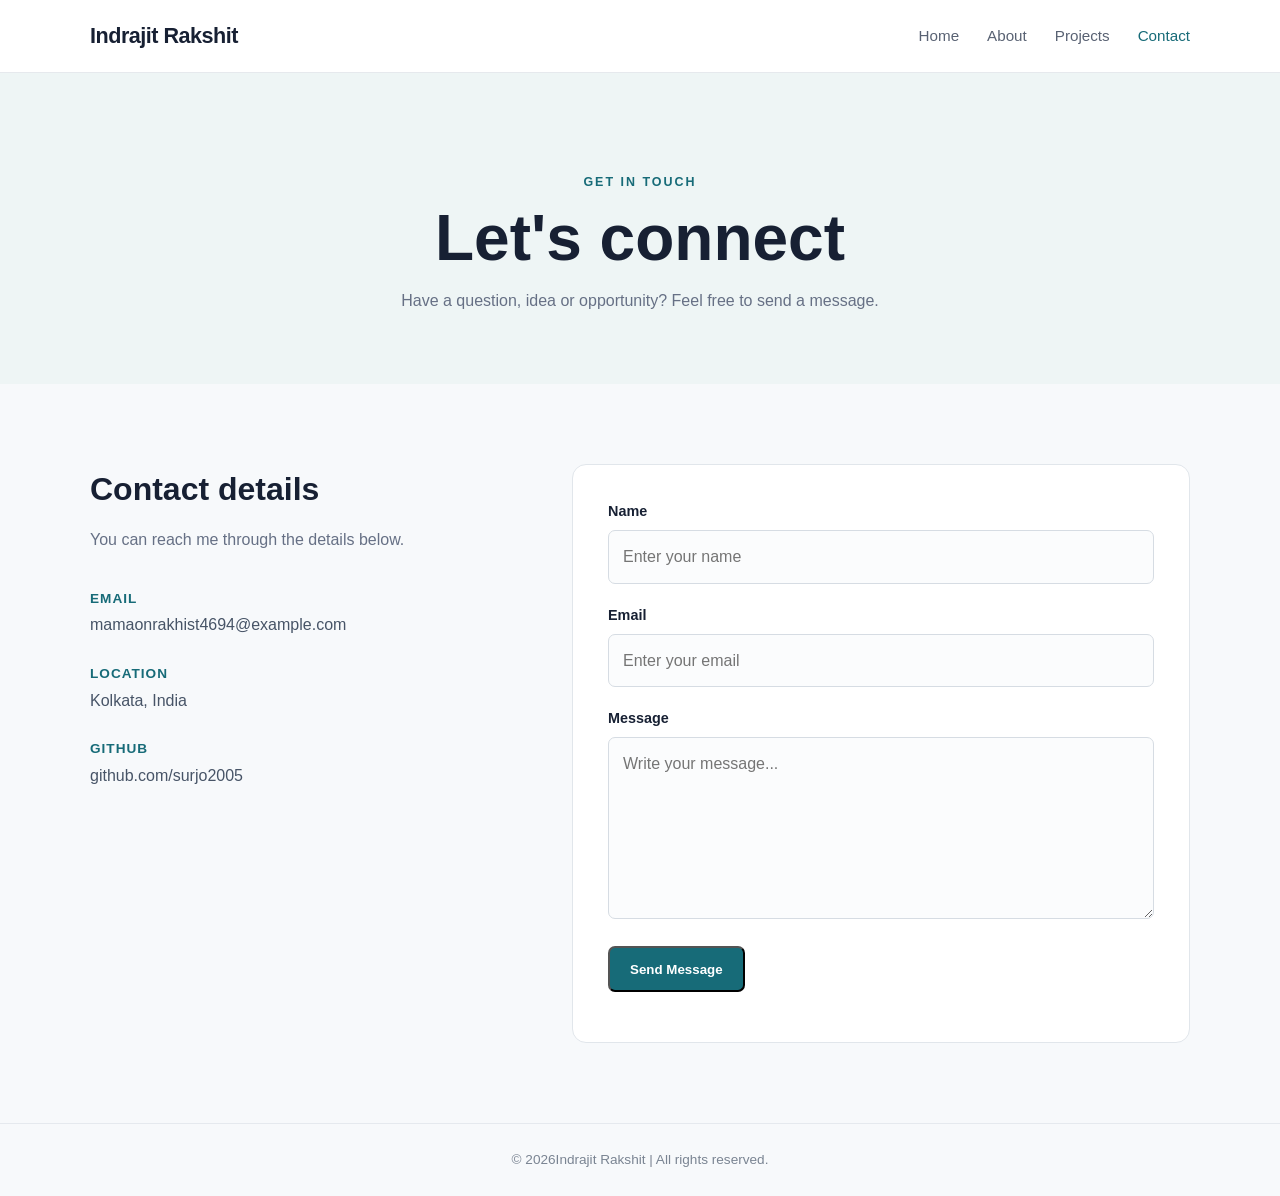
<file: Task 4/Portfolio/contact.html>
<!DOCTYPE html>
<html lang="en">
<head>
    <meta charset="UTF-8">
    <meta name="viewport" content="width=device-width, initial-scale=1.0">
    <title>Contact | Indrajit Rakshit</title>
    <link rel="stylesheet" href="style.css">
</head>
<body>
    <header class="site-header">
        <nav class="navbar">
            <a href="index.html" class="logo">Indrajit Rakshit</a>
            <button class="menu-button" id="menuButton" aria-label="Open navigation menu">☰</button>
            <div class="nav-links" id="navLinks">
                <a href="index.html">Home</a>
                <a href="about.html">About</a>
                <a href="projects.html">Projects</a>
                <a href="contact.html" class="active">Contact</a>
            </div>
        </nav>
    </header>
    <main>
        <section class="page-header">
            <p class="eyebrow">GET IN TOUCH</p>
            <h1>Let's connect</h1>
            <p>Have a question, idea or opportunity? Feel free to send a message.</p>
        </section>
        <section class="section contact-layout">
            <div class="contact-info">
                <h2>Contact details</h2>
                <p>You can reach me through the details below.</p>
                <div class="contact-item">
                    <strong>Email</strong>
                    <a href="mailto:yourname@example.com">mamaonrakhist4694@example.com</a>
                </div>
                <div class="contact-item">
                    <strong>Location</strong>
                    <span>Kolkata, India</span>
                </div>
                <div class="contact-item">
                    <strong>GitHub</strong>
                    <a href="https://github.com/surjo2005" target="_blank">github.com/surjo2005</a>
                </div>
            </div>
            <form class="contact-form" id="contactForm">
                <div class="form-group">
                    <label for="name">Name</label>
                    <input type="text" id="name" name="name" placeholder="Enter your name" required>
                </div>
                <div class="form-group">
                    <label for="email">Email</label>
                    <input type="email" id="email" name="email" placeholder="Enter your email" required>
                </div>
                <div class="form-group">
                    <label for="message">Message</label>
                    <textarea id="message" name="message" rows="6" placeholder="Write your message..." required></textarea>
                </div>
                <button type="submit" class="button primary-button">Send Message</button>
                <p id="formMessage" class="form-message"></p>
            </form>
        </section>
    </main>
    <footer class="site-footer">
        <p>© <span id="year"></span>Indrajit Rakshit | All rights reserved.</p>
    </footer>
    <script src="script.js"></script>
</body>
</html>
</file>
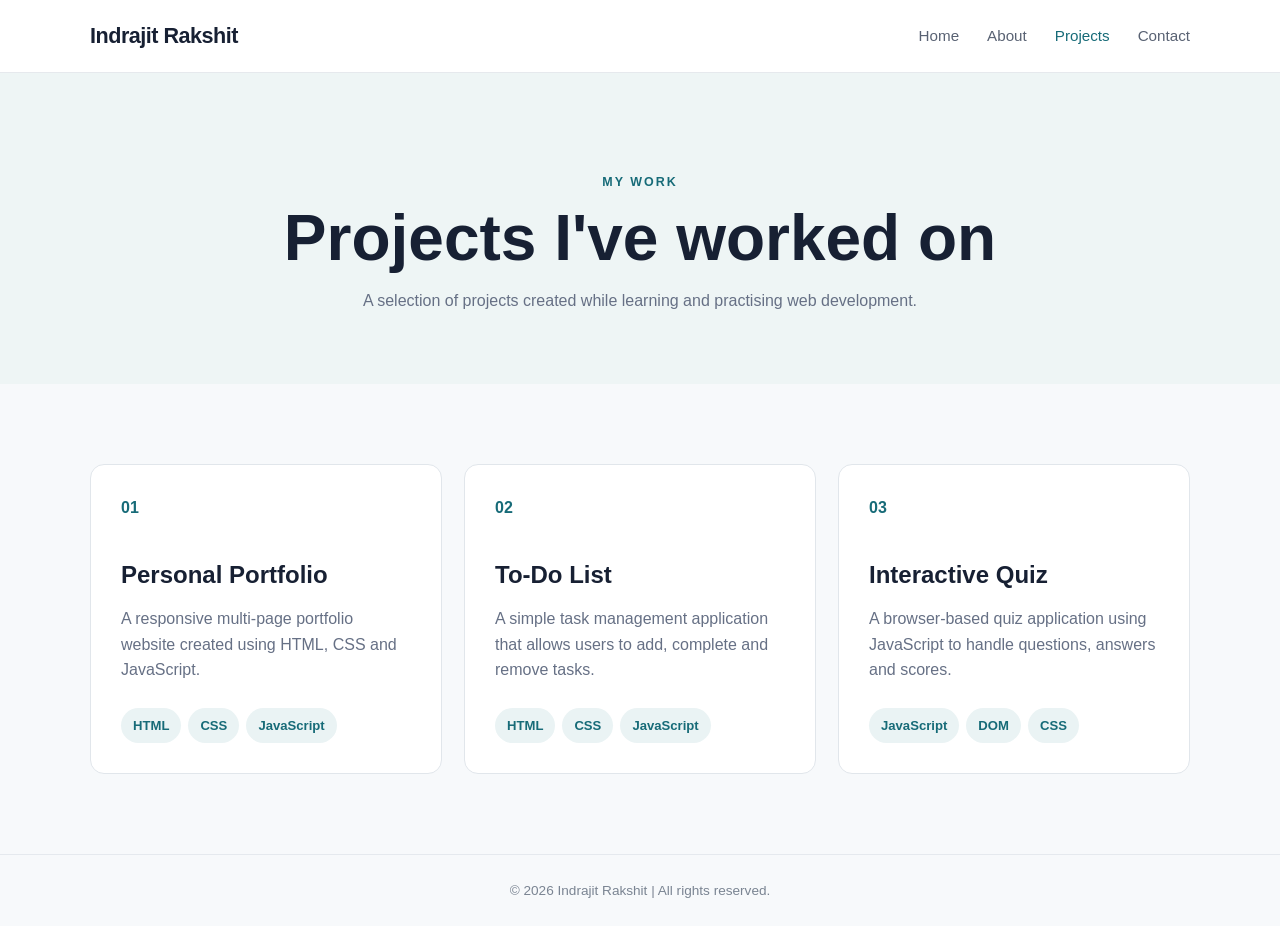
<file: Task 4/Portfolio/projects.html>
<!DOCTYPE html>
<html lang="en">
<head>
    <meta charset="UTF-8">
    <meta name="viewport" content="width=device-width, initial-scale=1.0">
    <title>Projects | Indrajit Rakshit</title>
    <link rel="stylesheet" href="style.css">
</head>
<body>
    <header class="site-header">
        <nav class="navbar">
            <a href="index.html" class="logo">Indrajit Rakshit</a>
            <button class="menu-button" id="menuButton" aria-label="Open navigation menu">☰</button>
            <div class="nav-links" id="navLinks">
                <a href="index.html">Home</a>
                <a href="about.html">About</a>
                <a href="projects.html" class="active">Projects</a>
                <a href="contact.html">Contact</a>
            </div>
        </nav>
    </header>
    <main>
        <section class="page-header">
            <p class="eyebrow">MY WORK</p>
            <h1>Projects I've worked on</h1>
            <p>A selection of projects created while learning and practising web development.</p>
        </section>
        <section class="section">
            <div class="projects-grid">
                <article class="project-card">
                    <div class="project-number">01</div>
                    <h2>Personal Portfolio</h2>
                    <p>A responsive multi-page portfolio website created using HTML, CSS and JavaScript.</p>
                    <div class="project-tags">
                        <span>HTML</span>
                        <span>CSS</span>
                        <span>JavaScript</span>
                    </div>
                </article>
                <article class="project-card">
                    <div class="project-number">02</div>
                    <h2>To-Do List</h2>
                    <p>A simple task management application that allows users to add, complete and remove tasks.</p>
                    <div class="project-tags">
                        <span>HTML</span>
                        <span>CSS</span>
                        <span>JavaScript</span>
                    </div>
                </article>
                <article class="project-card">
                    <div class="project-number">03</div>
                    <h2>Interactive Quiz</h2>
                    <p>A browser-based quiz application using JavaScript to handle questions, answers and scores.</p>
                    <div class="project-tags">
                        <span>JavaScript</span>
                        <span>DOM</span>
                        <span>CSS</span>
                    </div>
                </article>
            </div>
        </section>
    </main>
    <footer class="site-footer">
        <p>© <span id="year"></span> Indrajit Rakshit | All rights reserved.</p>
    </footer>
    <script src="script.js"></script>
</body>
</html>
</file>
<file: Task 1/style.css>
*{
    margin:0;
    padding:0;
    box-sizing:border-box;
    font-family:Arial,sans-serif;
}

body {
    background:#f5f5f5;
    color:#333;
}

header {
    background:#bc4749;
    color:white;
    text-align:center;
    padding:30px;
}

nav {
    margin-top:20px;
}

nav a {
    color:white;
    text-decoration:none;
    margin:15px;
}

section {
    width:80%;
    margin:40px auto;
    background:white;
    padding:30px;
    border-radius:10px;
    box-shadow:0 0 10px rgba(0,0,0,.1);
}

img {
    width:180px;
    display:block;
    margin:auto;
    border-radius:50%;
}

h2 {
    margin:20px 0;
}

ul {
    margin-left:20px;
}

button {
    margin-top:20px;
    padding:12px 25px;
    background:#f2e8cf;
    color:black;
    border:none;
    border-radius:5px;
    cursor:pointer;
}

button:hover {
    background:#bb9457;
    color:white;
}

footer {
    text-align:center;
    background:#bc4749;
    color:white;
    padding:20px;
}
</file>
<file: Task 5/style.css>
* {
    margin: 0;
    padding: 0;
    box-sizing: border-box;
}

html {
    scroll-behavior: smooth;
}

body {
    font-family: Arial, Helvetica, sans-serif;
    background: #f7f7f5;
    color: #202522;
    line-height: 1.6;
}

button,
input,
select {
    font: inherit;
}

button,
a {
    -webkit-tap-highlight-color: transparent;
}

a {
    text-decoration: none;
    color: inherit;
}

.container {
    width: min(92%, 1180px);
    margin: 0 auto;
}


.site-header {
    position: sticky;
    top: 0;
    z-index: 100;
    background: #ffffff;
    border-bottom: 1px solid #e8e8e4;
}

.navbar {
    min-height: 72px;
    display: flex;
    align-items: center;
    justify-content: space-between;
    gap: 30px;
}

.logo {
    font-size: 1.5rem;
    font-weight: 800;
    letter-spacing: -0.5px;
    color: #163f35;
}

.nav-links {
    display: flex;
    gap: 28px;
    margin-left: auto;
}

.nav-links a {
    color: #555c58;
    font-size: 0.95rem;
    transition: color 0.2s ease;
}

.nav-links a:hover {
    color: #163f35;
}

.cart-button {
    border: none;
    background: #163f35;
    color: #ffffff;
    padding: 10px 16px;
    border-radius: 8px;
    cursor: pointer;
    font-weight: 600;
}

#cartCount {
    display: inline-flex;
    align-items: center;
    justify-content: center;
    min-width: 21px;
    height: 21px;
    padding: 0 5px;
    margin-left: 5px;
    border-radius: 50%;
    background: #ffffff;
    color: #163f35;
    font-size: 0.75rem;
}

.menu-button {
    display: none;
    border: none;
    background: transparent;
    font-size: 1.5rem;
    cursor: pointer;
}


.hero {
    background: #e8eee8;
    padding: 90px 0;
}

.hero-content {
    display: grid;
    grid-template-columns: 1.6fr 1fr;
    align-items: center;
    gap: 60px;
}

.hero-label,
.section-label {
    display: block;
    margin-bottom: 12px;
    color: #387565;
    font-size: 0.78rem;
    font-weight: 700;
    letter-spacing: 1.5px;
}

.hero h1 {
    max-width: 680px;
    font-size: clamp(2.5rem, 6vw, 4.8rem);
    line-height: 1.05;
    letter-spacing: -2px;
    color: #173c33;
}

.hero h1 span {
    display: block;
    color: #4d806f;
}

.hero p {
    max-width: 560px;
    margin: 25px 0 30px;
    color: #59635f;
    font-size: 1.05rem;
}

.primary-button,
.secondary-button {
    display: inline-block;
    padding: 13px 22px;
    border-radius: 8px;
    font-weight: 700;
    transition: transform 0.2s ease,
                background-color 0.2s ease;
}

.primary-button {
    background: #163f35;
    color: white;
}

.primary-button:hover,
.secondary-button:hover {
    transform: translateY(-2px);
}

.hero-card {
    min-height: 300px;
    display: flex;
    flex-direction: column;
    justify-content: center;
    align-items: center;
    text-align: center;
    padding: 40px;
    border-radius: 18px;
    background: #ffffff;
    box-shadow: 0 18px 45px rgba(23, 60, 51, 0.08);
}

.hero-card span {
    font-size: 3.5rem;
    margin-bottom: 15px;
}

.hero-card h2 {
    color: #173c33;
    margin-bottom: 8px;
}

.hero-card p {
    margin: 0;
    font-size: 0.95rem;
}


.products-section {
    padding: 90px 0;
}

.section-heading {
    display: flex;
    align-items: end;
    justify-content: space-between;
    margin-bottom: 30px;
}

.section-heading h2,
.about-section h2,
.contact-card h2 {
    color: #173c33;
    font-size: clamp(1.8rem, 4vw, 2.5rem);
    line-height: 1.15;
}

#productCount {
    color: #737b76;
    font-size: 0.9rem;
}


.product-controls {
    display: grid;
    grid-template-columns: 2fr 1fr 1fr;
    gap: 15px;
    margin-bottom: 35px;
}

.product-controls label {
    display: block;
    margin-bottom: 7px;
    color: #424a46;
    font-size: 0.82rem;
    font-weight: 700;
}

.product-controls input,
.product-controls select {
    width: 100%;
    padding: 12px 14px;
    border: 1px solid #d8dcd8;
    border-radius: 8px;
    background: #ffffff;
    color: #333;
    outline: none;
}

.product-controls input:focus,
.product-controls select:focus {
    border-color: #4d806f;
}


.product-grid {
    display: grid;
    grid-template-columns: repeat(4, 1fr);
    gap: 20px;
}

.product-card {
    overflow: hidden;
    background: #ffffff;
    border: 1px solid #e9e9e6;
    border-radius: 12px;
    transition: transform 0.2s ease,
                box-shadow 0.2s ease;
}

.product-card:hover {
    transform: translateY(-5px);
    box-shadow: 0 12px 28px rgba(0, 0, 0, 0.08);
}

.product-image {
    height: 210px;
    display: flex;
    align-items: center;
    justify-content: center;
    background: #edf0ed;
    font-size: 4rem;
}

.product-info {
    padding: 18px;
}

.product-category {
    display: inline-block;
    margin-bottom: 6px;
    color: #73807a;
    font-size: 0.72rem;
    font-weight: 700;
    text-transform: uppercase;
    letter-spacing: 0.7px;
}

.product-info h3 {
    margin-bottom: 7px;
    color: #26332e;
    font-size: 1.05rem;
}

.product-description {
    min-height: 48px;
    margin-bottom: 15px;
    color: #707873;
    font-size: 0.85rem;
}

.product-bottom {
    display: flex;
    align-items: center;
    justify-content: space-between;
    gap: 10px;
}

.product-price {
    color: #173c33;
    font-size: 1.05rem;
    font-weight: 800;
}

.product-rating {
    color: #606864;
    font-size: 0.82rem;
}

.add-cart-button {
    width: 100%;
    margin-top: 15px;
    padding: 10px;
    border: none;
    border-radius: 7px;
    background: #e7eee9;
    color: #173c33;
    cursor: pointer;
    font-weight: 700;
    transition: background-color 0.2s ease;
}

.add-cart-button:hover {
    background: #d6e4db;
}


.empty-state {
    padding: 60px 20px;
    text-align: center;
    border-radius: 12px;
    background: #ffffff;
}

.empty-icon {
    font-size: 2.5rem;
    margin-bottom: 10px;
}

.empty-state h3 {
    color: #26332e;
}

.empty-state p {
    color: #737b76;
}


.about-section {
    padding: 85px 0;
    background: #e8eee8;
}

.about-content {
    display: grid;
    grid-template-columns: 1fr 1.2fr;
    gap: 70px;
    align-items: start;
}

.about-text > p {
    max-width: 600px;
    color: #59635f;
}

.features {
    display: flex;
    flex-wrap: wrap;
    gap: 20px;
    margin-top: 25px;
}

.feature {
    display: flex;
    align-items: center;
    gap: 8px;
    color: #3e4843;
    font-size: 0.9rem;
}

.feature strong {
    color: #387565;
}


.contact-section {
    padding: 80px 0;
}

.contact-card {
    display: flex;
    align-items: center;
    justify-content: space-between;
    gap: 30px;
    padding: 45px;
    border-radius: 16px;
    background: #173c33;
    color: white;
}

.contact-card h2 {
    color: white;
    margin-bottom: 8px;
}

.contact-card p {
    color: #d1ddd7;
}

.secondary-button {
    background: white;
    color: #173c33;
}


.cart-panel {
    position: fixed;
    top: 0;
    right: 0;
    z-index: 300;
    width: min(400px, 92%);
    height: 100vh;
    display: flex;
    flex-direction: column;
    background: #ffffff;
    box-shadow: -10px 0 30px rgba(0, 0, 0, 0.12);
    transform: translateX(100%);
    transition: transform 0.25s ease;
}

.cart-panel.active {
    transform: translateX(0);
}

.cart-header {
    display: flex;
    align-items: center;
    justify-content: space-between;
    padding: 22px;
    border-bottom: 1px solid #e5e7e5;
}

.cart-header h2 {
    color: #173c33;
}

.close-button {
    border: none;
    background: transparent;
    color: #444;
    font-size: 2rem;
    cursor: pointer;
}

.cart-items {
    flex: 1;
    overflow-y: auto;
    padding: 20px;
}

.cart-item {
    display: grid;
    grid-template-columns: 55px 1fr auto;
    gap: 12px;
    align-items: center;
    padding: 14px 0;
    border-bottom: 1px solid #eeeeeb;
}

.cart-item-icon {
    width: 55px;
    height: 55px;
    display: flex;
    align-items: center;
    justify-content: center;
    border-radius: 8px;
    background: #edf0ed;
    font-size: 1.7rem;
}

.cart-item h3 {
    margin-bottom: 3px;
    color: #26332e;
    font-size: 0.9rem;
}

.cart-item p {
    color: #707873;
    font-size: 0.8rem;
}

.quantity-controls {
    display: flex;
    align-items: center;
    gap: 8px;
    margin-top: 7px;
}

.quantity-controls button {
    width: 25px;
    height: 25px;
    border: 1px solid #d5dad6;
    border-radius: 5px;
    background: white;
    cursor: pointer;
}

.remove-item {
    margin-top: 6px;
    border: none;
    background: transparent;
    color: #9b4d4d;
    cursor: pointer;
    font-size: 0.75rem;
}

.cart-footer {
    padding: 20px;
    border-top: 1px solid #e5e7e5;
}

.cart-total {
    display: flex;
    justify-content: space-between;
    margin-bottom: 15px;
    color: #444;
}

.cart-total strong {
    color: #173c33;
    font-size: 1.2rem;
}

.checkout-button {
    width: 100%;
    padding: 13px;
    border: none;
    border-radius: 8px;
    background: #173c33;
    color: white;
    cursor: pointer;
    font-weight: 700;
}

.overlay {
    position: fixed;
    inset: 0;
    z-index: 200;
    background: rgba(0, 0, 0, 0.4);
    opacity: 0;
    visibility: hidden;
    transition: opacity 0.25s ease;
}

.overlay.active {
    opacity: 1;
    visibility: visible;
}


.site-footer {
    padding: 35px 0;
    background: #122f28;
    color: #d9e2dd;
}

.footer-content {
    display: flex;
    align-items: center;
    justify-content: space-between;
    gap: 30px;
}

.footer-content h3 {
    margin-bottom: 4px;
    color: white;
}

.footer-content p {
    font-size: 0.85rem;
}


@media (max-width: 950px) {

    .product-grid {
        grid-template-columns: repeat(3, 1fr);
    }

    .hero-content {
        grid-template-columns: 1fr 0.8fr;
    }

    .hero {
        padding: 70px 0;
    }
}


@media (max-width: 760px) {

    .navbar {
        min-height: 65px;
    }

    .menu-button {
        display: block;
    }

    .nav-links {
        position: absolute;
        top: 65px;
        left: 0;
        right: 0;
        display: none;
        flex-direction: column;
        gap: 0;
        padding: 10px 5%;
        background: white;
        border-bottom: 1px solid #e8e8e4;
    }

    .nav-links.active {
        display: flex;
    }

    .nav-links a {
        padding: 12px 0;
    }

    .hero-content {
        grid-template-columns: 1fr;
    }

    .hero-card {
        min-height: 220px;
    }

    .product-controls {
        grid-template-columns: 1fr;
    }

    .product-grid {
        grid-template-columns: repeat(2, 1fr);
    }

    .about-content {
        grid-template-columns: 1fr;
        gap: 25px;
    }

    .contact-card {
        flex-direction: column;
        align-items: flex-start;
    }

    .footer-content {
        flex-direction: column;
        align-items: flex-start;
    }
}


@media (max-width: 480px) {

    .navbar {
        gap: 10px;
    }

    .logo {
        font-size: 1.25rem;
    }

    .cart-button {
        padding: 8px 10px;
        font-size: 0.85rem;
    }

    .hero {
        padding: 55px 0;
    }

    .hero h1 {
        letter-spacing: -1px;
    }

    .products-section,
    .about-section {
        padding: 60px 0;
    }

    .product-grid {
        grid-template-columns: 1fr;
    }

    .section-heading {
        align-items: flex-start;
        flex-direction: column;
        gap: 5px;
    }

    .contact-card {
        padding: 30px;
    }
}
</file>
<file: Task 2/Step 1-2 - Contact Form/style.css>
* {
    margin: 0;
    padding: 0;
    box-sizing: border-box;
}

body {
    font-family: Arial, sans-serif;
    background: linear-gradient(
        135deg,
        #e0f2f1,
        #dbeafe
    );
    min-height: 100vh;
    display: flex;
    justify-content: center;
    align-items: center;
    padding: 30px;
}

.container {
    width: 100%;
    max-width: 650px;
}

.contact-box {
    background-color: white;
    padding: 40px;
    border-radius: 15px;
    box-shadow:
        0 10px 30px rgba(0, 0, 0, 0.12);
}

h1 {
    text-align: center;
    color: #173b63;
    margin-bottom: 10px;
    font-size: 34px;
}

.intro {
    text-align: center;
    color: #6b7280;
    margin-bottom: 30px;
    line-height: 1.6;
}

.form-group {
    margin-bottom: 20px;
}

label {
    display: block;
    margin-bottom: 8px;
    color: #374151;
    font-weight: bold;
}

input,
textarea {
    width: 100%;
    padding: 13px;
    border: 1px solid #d1d5db;
    border-radius: 7px;
    font-size: 15px;
    font-family: Arial, sans-serif;
    outline: none;
    transition: 0.3s;
}

input:focus,
textarea:focus {
    border-color: #00a896;
    box-shadow:
        0 0 0 3px rgba(0, 168, 150, 0.12);
}

textarea {
    resize: vertical;
}

.form-group span {
    display: block;
    color: #dc2626;
    font-size: 13px;
    margin-top: 5px;
    min-height: 18px;
}

button {
    width: 100%;
    padding: 14px;
    border: none;
    border-radius: 7px;
    background-color: #173b63;
    color: white;
    font-size: 16px;
    font-weight: bold;
    cursor: pointer;
    transition: 0.3s;
}


button:hover {
    background-color: #00a896;
    transform: translateY(-2px);
}

@media (max-width: 600px) {
    body {
        padding: 15px;
    }
    .contact-box {
        padding: 25px;
    }
    h1 {
        font-size: 28px;
    }
}
</file>
<file: Task 2/Step 3 - Responsive Layout/style.css>
* {
    margin: 0;
    padding: 0;
    box-sizing: border-box;
}

body {
    font-family: Arial, sans-serif;
    background-color: #f4f7fb;
    color: #1f2937;
    line-height: 1.6;
}

header {
    display: flex;
    justify-content: space-between;
    align-items: center;
    padding: 20px 8%;
    background-color: #173b63;
    color: white;
}

.logo {
    font-size: 25px;
    font-weight: bold;
}

nav {
    display: flex;
    gap: 30px;
}


nav a {
    color: white;
    text-decoration: none;
    font-weight: bold;
    transition: 0.3s;
}


nav a:hover {
    color: #80cbc4;
}


.hero {
    min-height: 420px;
    display: flex;
    align-items: center;
    justify-content: center;
    text-align: center;
    padding: 60px 8%;
    background:
        linear-gradient(
            135deg,
            #173b63,
            #00a896
        );
    color: white;
}


.hero-content {
    max-width: 750px;
}


.tagline {
    letter-spacing: 3px;
    font-size: 14px;
    margin-bottom: 15px;
}


.hero h1 {
    font-size: 50px;
    line-height: 1.15;
    margin-bottom: 20px;
}


.hero p:not(.tagline) {
    font-size: 18px;
}


main {
    width: 85%;
    max-width: 1200px;
    margin: 70px auto;
}


.section-title {
    text-align: center;
    margin-bottom: 40px;
}


.section-title p {
    color: #00a896;
    font-size: 14px;
    font-weight: bold;
    letter-spacing: 2px;
}


.section-title h2 {
    color: #173b63;
    font-size: 35px;
}


.card-container {
    display: grid;
    grid-template-columns:
        repeat(4, 1fr);
    gap: 25px;
}


.card {
    background-color: white;
    padding: 30px;
    border-radius: 12px;
    text-align: center;
    box-shadow:
        0 5px 20px
        rgba(0, 0, 0, 0.08);
    transition: 0.3s;
}

.card:hover {
    transform: translateY(-6px);
}

.icon {
    font-size: 40px;
    margin-bottom: 15px;
}

.card h3 {
    color: #173b63;
    margin-bottom: 10px;
}
.card p {
    color: #6b7280;
    font-size: 15px;
}

footer {
    text-align: center;
    padding: 35px;
    background-color: #173b63;
    color: white;
}
footer h3 {
    font-size: 23px;
    margin-bottom: 8px;
}
footer p {
    color: #dbeafe;
}
.copyright {
    margin-top: 12px;
    font-size: 13px;
}

/* TABLET MEDIA QUERY */

@media (max-width: 900px) {
    .card-container {
        grid-template-columns:
            repeat(2, 1fr);
    }
    .hero h1 {
        font-size: 42px;
    }
}

/* MOBILE MEDIA QUERY */
@media (max-width: 600px) {
    header {
        flex-direction: column;
        gap: 15px;
        padding: 20px;
    }
    nav {
        gap: 15px;
        flex-wrap: wrap;
        justify-content: center;
    }
    .hero {
        padding: 50px 20px;
        min-height: 380px;
    }
    .hero h1 {
        font-size: 35px;
    }
    .hero p:not(.tagline) {
        font-size: 16px;
    }
    .card-container {
        grid-template-columns: 1fr;
    }
    main {
        width: 92%;
        margin: 50px auto;
    }
    .section-title h2 {
        font-size: 30px;
    }
}
</file>
<file: Task 2/Step 4 - To Do List/style.css>
* {
    margin: 0;
    padding: 0;
    box-sizing: border-box;
}

body {
    font-family: Arial, sans-serif;
    min-height: 100vh;
    display: flex;
    justify-content: center;
    align-items: center;
    padding: 25px;
    background:
        linear-gradient(
            135deg,
            #e0f2f1,
            #dbeafe
        );
    color: #1f2937;
}

.container {
    width: 100%;
    max-width: 650px;
}

.todo-box {
    background-color: white;
    padding: 40px;
    border-radius: 16px;
    box-shadow:
        0 10px 30px
        rgba(0, 0, 0, 0.12);
}

.heading {
    text-align: center;
    margin-bottom: 30px;
}

.subtitle {
    color: #00a896;
    font-size: 13px;
    font-weight: bold;
    letter-spacing: 2px;
    margin-bottom: 8px;
}

h1 {
    color: #173b63;
    font-size: 36px;
    margin-bottom: 10px;
}

.heading p:last-child {
    color: #6b7280;
    line-height: 1.6;
}

.task-input {
    display: flex;
    gap: 10px;
    margin-bottom: 25px;
}


#taskInput {
    flex: 1;
    padding: 14px;
    border: 1px solid #d1d5db;
    border-radius: 7px;
    outline: none;
    font-size: 15px;
}


#taskInput:focus {
    border-color: #00a896;
    box-shadow:
        0 0 0 3px
        rgba(0, 168, 150, 0.12);
}


#addTaskBtn {
    padding: 0 20px;
    border: none;
    border-radius: 7px;
    background-color: #173b63;
    color: white;
    font-size: 15px;
    font-weight: bold;
    cursor: pointer;
    transition: 0.3s;
}


#addTaskBtn:hover {
    background-color: #00a896;
}


#taskList {
    list-style: none;
}


.task-item {
    display: flex;
    align-items: center;
    justify-content: space-between;
    gap: 15px;
    padding: 14px;
    margin-bottom: 10px;
    background-color: #f4f7fb;
    border-left: 4px solid #00a896;
    border-radius: 7px;
    animation: appear 0.25s ease;
}


.task-text {
    flex: 1;
    word-break: break-word;
    cursor: pointer;
}


.task-text.completed {
    text-decoration: line-through;
    color: #9ca3af;
}


.task-actions {
    display: flex;
    gap: 7px;
}


.complete-btn,
.delete-btn {
    border: none;
    padding: 8px 11px;
    border-radius: 5px;
    color: white;
    cursor: pointer;
    font-size: 13px;
}


.complete-btn {
    background-color: #00a896;
}


.delete-btn {
    background-color: #dc2626;
}


.complete-btn:hover {
    opacity: 0.85;
}


.delete-btn:hover {
    opacity: 0.85;
}


#emptyMessage {
    text-align: center;
    color: #9ca3af;
    padding: 20px 0;
}


@keyframes appear {
    from {
        opacity: 0;
        transform: translateY(-5px);
    }
    to {
        opacity: 1;
        transform: translateY(0);
    }
}


@media (max-width: 600px) {
    body {
        padding: 15px;
    }
    .todo-box {
        padding: 25px;
    }
    h1 {
        font-size: 30px;
    }
    .task-input {
        flex-direction: column;
    }
    #addTaskBtn {
        padding: 13px;
    }
    .task-item {
        align-items: flex-start;
        flex-direction: column;
    }
    .task-actions {
        width: 100%;
    }
    .complete-btn,
    .delete-btn {
        flex: 1;
    }
}
</file>
<file: Task 3/API-Data/style.css>
* {
    margin: 0;
    padding: 0;
    box-sizing: border-box;
}

body {
    min-height: 100vh;
    display: flex;
    justify-content: center;
    align-items: center;
    padding: 30px 20px;
    font-family: Arial, Helvetica, sans-serif;
    background:
        linear-gradient(135deg, #e8f7f5, #eef0ff);
    color: #172033;
}

.container {
    width: min(750px, 100%);
}

.header {
    text-align: center;
    margin-bottom: 30px;
}

.label {
    display: inline-block;
    margin-bottom: 10px;
    color: #126e82;
    font-size: 0.75rem;
    font-weight: 800;
    letter-spacing: 2px;
}

.header h1 {
    margin-bottom: 12px;
    font-size: clamp(2rem, 5vw, 3rem);
}

.header p {
    color: #697386;
    line-height: 1.6;
}

.joke-card {
    padding: 40px;
    text-align: center;
    background: #ffffff;
    border: 1px solid #e1e6ec;
    border-radius: 18px;
    box-shadow:
        0 20px 50px rgba(30, 45, 70, 0.1);
}

.card-icon {
    width: 65px;
    height: 65px;
    margin: 0 auto 20px;
    display: flex;
    justify-content: center;
    align-items: center;
    border-radius: 50%;
    background: #e6f5f3;
    color: #126e82;
    font-size: 2rem;
}

.joke-card h2 {
    margin-bottom: 20px;
    font-size: 1.5rem;
}

.joke-content {
    min-height: 100px;
    display: flex;
    justify-content: center;
    align-items: center;
    padding: 20px;
    margin-bottom: 20px;
    border-radius: 12px;
    background: #f5f8fa;
}

.joke-content p {
    max-width: 580px;
    color: #39455a;
    font-size: 1.1rem;
    line-height: 1.7;
}

.joke-button {
    padding: 14px 28px;
    border: none;
    border-radius: 8px;
    background: #126e82;
    color: #ffffff;
    font-size: 1rem;
    font-weight: 700;
    cursor: pointer;
    transition:
        background 0.3s ease,
        transform 0.2s ease;
}

.joke-button:hover {
    background: #0d5363;
    transform: translateY(-2px);
}

.joke-button:disabled {
    opacity: 0.6;
    cursor: not-allowed;
    transform: none;
}

.loading {
    margin-bottom: 15px;
    color: #126e82;
    font-weight: 700;
}

.error {
    margin-bottom: 15px;
    color: #c03939;
    font-weight: 700;
}

.hidden {
    display: none;
}

.info {
    display: grid;
    grid-template-columns:
        repeat(3, 1fr);
    gap: 15px;
    margin-top: 20px;
}

.info-box {
    padding: 18px;
    display: flex;
    flex-direction: column;
    gap: 6px;
    text-align: center;
    background: #ffffff;
    border: 1px solid #e1e6ec;
    border-radius: 10px;
}

.info-box strong {
    color: #126e82;
    font-size: 0.85rem;
    text-transform: uppercase;
}

.info-box span {
    color: #697386;
    font-size: 0.85rem;
}

footer {
    margin-top: 25px;
    text-align: center;
    color: #7a8495;
    font-size: 0.85rem;
}

@media (max-width: 600px) {
    body {
        padding: 25px 15px;
    }
    .joke-card {
        padding: 28px 20px;
    }
    .info {
        grid-template-columns: 1fr;
    }
    .joke-content p {
        font-size: 1rem;
    }
}
</file>
<file: Task 3/Interactive-Quiz/style.css>
* {
    margin: 0;
    padding: 0;
    box-sizing: border-box;
}

body {
    min-height: 100vh;
    display: flex;
    justify-content: center;
    align-items: center;
    padding: 40px 20px;
    font-family: Arial, Helvetica, sans-serif;
    background:
        linear-gradient(135deg, #e7f7f6, #eef1ff);
    color: #172033;
}

.quiz-container {
    width: min(700px, 100%);
}

.quiz-header {
    margin-bottom: 28px;
    text-align: center;
}

.quiz-label {
    display: inline-block;
    margin-bottom: 10px;
    font-size: 0.75rem;
    font-weight: 800;
    letter-spacing: 2px;
    color: #126e82;
}

.quiz-header h1 {
    margin-bottom: 10px;
    font-size: clamp(2rem, 5vw, 3rem);
}

.quiz-header p {
    color: #697386;
    font-size: 1rem;
}

.quiz-card,
.result-card {
    padding: 35px;
    background: #ffffff;
    border: 1px solid #e2e7ee;
    border-radius: 16px;
    box-shadow: 0 20px 50px rgba(30, 45, 70, 0.1);
}

.quiz-top {
    display: flex;
    justify-content: space-between;
    align-items: center;
    margin-bottom: 15px;
    color: #697386;
    font-size: 0.9rem;
    font-weight: 700;
}

.progress-container {
    width: 100%;
    height: 7px;
    margin-bottom: 35px;
    overflow: hidden;
    border-radius: 20px;
    background: #e8edf2;
}

.progress-bar {
    width: 20%;
    height: 100%;
    border-radius: inherit;
    background: #126e82;
    transition: width 0.3s ease;
}

.quiz-card h2 {
    margin-bottom: 25px;
    font-size: 1.45rem;
    line-height: 1.4;
}

.options {
    display: grid;
    gap: 12px;
}

.option {
    width: 100%;
    padding: 15px 18px;
    text-align: left;
    border: 2px solid #e2e7ee;
    border-radius: 9px;
    background: #ffffff;
    color: #263247;
    font-size: 1rem;
    font-weight: 600;
    cursor: pointer;
    transition:
        border-color 0.2s ease,
        background 0.2s ease,
        transform 0.2s ease;
}

.option:hover:not(:disabled) {
    border-color: #126e82;
    transform: translateX(3px);
}

.option.correct {
    border-color: #258a57;
    background: #e7f7ee;
    color: #17663d;
}

.option.incorrect {
    border-color: #c94c4c;
    background: #fdeaea;
    color: #9c3030;
}

.option:disabled {
    cursor: not-allowed;
}

.feedback {
    min-height: 28px;
    margin: 18px 0 5px;
    font-size: 0.95rem;
    font-weight: 700;
}

.feedback.correct-text {
    color: #258a57;
}

.feedback.incorrect-text {
    color: #c03939;
}

.next-button,
.restart-button {
    width: 100%;
    margin-top: 15px;
    padding: 14px 20px;
    border: none;
    border-radius: 8px;
    background: #126e82;
    color: #ffffff;
    font-size: 1rem;
    font-weight: 700;
    cursor: pointer;
    transition:
        background 0.3s ease,
        transform 0.2s ease;
}

.next-button:hover:not(:disabled),
.restart-button:hover {
    background: #0d5363;
    transform: translateY(-2px);
}

.next-button:disabled {
    opacity: 0.45;
    cursor: not-allowed;
}

.result-card {
    text-align: center;
}

.result-icon {
    width: 65px;
    height: 65px;
    margin: 0 auto 20px;
    display: flex;
    justify-content: center;
    align-items: center;
    border-radius: 50%;
    background: #e7f7ee;
    color: #258a57;
    font-size: 2rem;
    font-weight: 800;
}

.result-card h2 {
    margin-top: 8px;
    font-size: 1.8rem;
}

.final-score {
    margin: 20px 0;
    font-size: 3.5rem;
    font-weight: 800;
    color: #126e82;
}

.result-card p {
    color: #697386;
}

.hidden {
    display: none;
}

footer {
    margin-top: 25px;
    text-align: center;
    color: #7a8495;
    font-size: 0.85rem;
}

@media (max-width: 600px) {

    body {
        padding: 25px 15px;
    }

    .quiz-card,
    .result-card {
        padding: 25px 20px;
    }

    .quiz-top {
        font-size: 0.8rem;
    }

    .quiz-card h2 {
        font-size: 1.2rem;
    }

    .option {
        padding: 13px 15px;
    }

    .final-score {
        font-size: 3rem;
    }
}
</file>
<file: Task 3/Responsive-Design/style.css>
* {
    margin: 0;
    padding: 0;
    box-sizing: border-box;
}

html {
    scroll-behavior: smooth;
}

body {
    font-family: Arial, Helvetica, sans-serif;
    line-height: 1.6;
    background: #f6f8fb;
    color: #172033;
}

a {
    text-decoration: none;
}

ul {
    list-style: none;
}

.header {
    background: #ffffff;
    border-bottom: 1px solid #e7eaf0;
    position: sticky;
    top: 0;
    z-index: 1000;
}

.navbar {
    width: min(1120px, 92%);
    margin: auto;
    min-height: 72px;
    display: flex;
    justify-content: space-between;
    align-items: center;
}

.logo {
    font-size: 1.6rem;
    font-weight: 800;
    color: #126e82;
    letter-spacing: 0.5px;
}

.nav-links {
    display: flex;
    gap: 30px;
}

.nav-links a {
    color: #384255;
    font-size: 0.95rem;
    font-weight: 600;
    transition: color 0.3s ease;
}

.nav-links a:hover {
    color: #126e82;
}

.hero {
    min-height: 600px;
    padding: 80px 4%;
    display: flex;
    align-items: center;
    background:
        linear-gradient(135deg, #dff7f5, #eef3ff);
}

.hero-content {
    width: min(1120px, 92%);
    margin: auto;
}

.tagline {
    display: inline-block;
    margin-bottom: 18px;
    font-size: 0.8rem;
    font-weight: 800;
    letter-spacing: 2px;
    color: #126e82;
}

.hero h1 {
    max-width: 750px;
    margin-bottom: 22px;
    font-size: clamp(2.5rem, 6vw, 5rem);
    line-height: 1.05;
    color: #172033;
}

.hero p {
    max-width: 650px;
    margin-bottom: 32px;
    font-size: 1.1rem;
    color: #596477;
}

.hero-btn,
.cta-btn {
    display: inline-block;
    padding: 13px 24px;
    border-radius: 7px;
    background: #126e82;
    color: #ffffff;
    font-weight: 700;
    transition:
        transform 0.3s ease,
        background 0.3s ease;
}

.hero-btn:hover,
.cta-btn:hover {
    background: #0d5363;
    transform: translateY(-2px);
}

.services {
    width: min(1120px, 92%);
    margin: auto;
    padding: 90px 0;
}

.section-heading {
    text-align: center;
    margin-bottom: 45px;
}

.section-heading span,
.about-content > span {
    font-size: 0.8rem;
    font-weight: 800;
    letter-spacing: 2px;
    color: #126e82;
}

.section-heading h2,
.about-content h2,
.cta h2 {
    margin: 8px 0 12px;
    font-size: 2.3rem;
}

.section-heading p {
    color: #697386;
}

.service-grid {
    display: grid;
    grid-template-columns: repeat(4, 1fr);
    gap: 22px;
}

.service-card {
    padding: 30px 24px;
    background: #ffffff;
    border: 1px solid #e7eaf0;
    border-radius: 12px;
    transition:
        transform 0.3s ease,
        box-shadow 0.3s ease;
}

.service-card:hover {
    transform: translateY(-6px);
    box-shadow: 0 15px 35px rgba(30, 45, 70, 0.1);
}

.icon {
    width: 48px;
    height: 48px;
    margin-bottom: 20px;
    display: flex;
    align-items: center;
    justify-content: center;
    border-radius: 10px;
    background: #dff7f5;
    color: #126e82;
    font-weight: 800;
}

.service-card h3 {
    margin-bottom: 10px;
    font-size: 1.15rem;
}

.service-card p {
    color: #697386;
    font-size: 0.95rem;
}

.about {
    padding: 90px 4%;
    display: grid;
    grid-template-columns: 1.5fr 1fr;
    gap: 60px;
    align-items: center;
    background: #172033;
    color: #ffffff;
}

.about-content {
    width: min(650px, 100%);
    justify-self: end;
}

.about-content h2 {
    color: #ffffff;
}

.about-content p {
    margin-top: 15px;
    color: #c5ccd8;
}

.about-box {
    width: min(280px, 100%);
    padding: 45px 30px;
    display: flex;
    flex-direction: column;
    align-items: center;
    border: 1px solid #425069;
    border-radius: 15px;
}

.about-box strong {
    font-size: 4rem;
    line-height: 1;
    color: #ffffff;
}

.about-box span {
    margin-top: 12px;
    color: #c5ccd8;
}

.cta {
    width: min(800px, 92%);
    margin: auto;
    padding: 90px 0;
    text-align: center;
}

.cta h2 {
    font-size: 2.2rem;
}

.cta p {
    max-width: 600px;
    margin: 0 auto 28px;
    color: #697386;
}

.footer {
    padding: 25px;
    text-align: center;
    background: #ffffff;
    border-top: 1px solid #e7eaf0;
    color: #697386;
    font-size: 0.9rem;
}

@media (max-width: 1024px) {

    .navbar {
        min-height: 65px;
    }

    .hero {
        min-height: 520px;
    }

    .hero h1 {
        max-width: 650px;
    }

    .service-grid {
        grid-template-columns: repeat(2, 1fr);
    }

    .about {
        grid-template-columns: 1fr 1fr;
        gap: 40px;
    }
}

@media (max-width: 767px) {

    .navbar {
        flex-direction: column;
        padding: 18px 0;
        gap: 14px;
    }

    .nav-links {
        width: 100%;
        justify-content: center;
        gap: 18px;
        flex-wrap: wrap;
    }

    .nav-links a {
        font-size: 0.85rem;
    }

    .hero {
        min-height: auto;
        padding: 80px 0;
        text-align: center;
    }

    .hero-content {
        width: 92%;
    }

    .hero h1 {
        font-size: 2.6rem;
    }

    .hero p {
        font-size: 1rem;
    }

    .services {
        padding: 65px 0;
    }

    .section-heading h2,
    .about-content h2,
    .cta h2 {
        font-size: 1.9rem;
    }

    .service-grid {
        grid-template-columns: 1fr;
    }

    .service-card {
        padding: 25px 22px;
    }

    .about {
        padding: 65px 4%;
        grid-template-columns: 1fr;
        text-align: center;
    }

    .about-content {
        justify-self: center;
    }

    .about-box {
        margin: auto;
    }

    .cta {
        padding: 65px 0;
    }
}

@media (max-width: 480px) {

    .hero h1 {
        font-size: 2.2rem;
    }

    .nav-links {
        gap: 12px;
    }

    .nav-links a {
        font-size: 0.78rem;
    }

    .hero-btn,
    .cta-btn {
        width: 100%;
        text-align: center;
    }

    .about-box strong {
        font-size: 3.2rem;
    }
}
</file>
<file: Task 4/Note-Taking-App/style.css>
* {
    margin: 0;
    padding: 0;
    box-sizing: border-box;
}

body {
    font-family: Arial, sans-serif;
    background-color: #f4f6f8;
    color: #222;
    min-height: 100vh;
}

.container {
    width: 90%;
    max-width: 1000px;
    margin: auto;
}

.header {
    background-color: #17324d;
    color: white;
    text-align: center;
    padding: 35px 20px;
}

.header h1 {
    font-size: 2.2rem;
    margin-bottom: 8px;
}

.header p {
    font-size: 1rem;
    opacity: 0.9;
}

main {
    padding: 40px 0;
}

.note-editor,
.notes-section {
    background-color: white;
    padding: 25px;
    border-radius: 10px;
    margin-bottom: 30px;
    box-shadow: 0 4px 12px rgba(0, 0, 0, 0.08);
}

.note-editor h2,
.notes-section h2 {
    margin-bottom: 20px;
    color: #17324d;
}

.form-group {
    margin-bottom: 18px;
}

.form-group label {
    display: block;
    font-weight: bold;
    margin-bottom: 7px;
}

.form-group input,
.form-group textarea {
    width: 100%;
    padding: 12px;
    border: 1px solid #ccd2d8;
    border-radius: 6px;
    font-size: 1rem;
    font-family: inherit;
    outline: none;
}

.form-group input:focus,
.form-group textarea:focus {
    border-color: #17324d;
}

.form-group textarea {
    resize: vertical;
}

.save-btn {
    border: none;
    background-color: #17324d;
    color: white;
    padding: 12px 22px;
    border-radius: 6px;
    cursor: pointer;
    font-size: 1rem;
}

.save-btn:hover {
    background-color: #245477;
}

.section-heading {
    display: flex;
    justify-content: space-between;
    align-items: center;
    margin-bottom: 20px;
}

.section-heading h2 {
    margin-bottom: 0;
}

#noteCount {
    color: #666;
    font-size: 0.9rem;
}

.notes-container {
    display: grid;
    grid-template-columns: repeat(auto-fit, minmax(250px, 1fr));
    gap: 20px;
}

.note-card {
    border: 1px solid #e0e4e8;
    border-radius: 8px;
    padding: 18px;
    background-color: #fafafa;
}

.note-card h3 {
    color: #17324d;
    margin-bottom: 10px;
    word-break: break-word;
}

.note-card p {
    color: #555;
    line-height: 1.5;
    white-space: pre-wrap;
    word-break: break-word;
}

.note-actions {
    display: flex;
    gap: 8px;
    margin-top: 15px;
}

.note-actions button {
    border: none;
    padding: 8px 14px;
    border-radius: 5px;
    cursor: pointer;
    font-size: 0.9rem;
}

.edit-btn {
    background-color: #e6eef5;
    color: #17324d;
}

.delete-btn {
    background-color: #f5dddd;
    color: #a32929;
}

.empty-message {
    text-align: center;
    color: #777;
    padding: 25px;
    grid-column: 1 / -1;
}

footer {
    text-align: center;
    padding: 20px;
    background-color: #17324d;
    color: white;
    margin-top: 20px;
}

@media (max-width: 600px) {
    .header h1 {
        font-size: 1.8rem;
    }

    .note-editor,
    .notes-section {
        padding: 20px;
    }

    .section-heading {
        align-items: flex-start;
        gap: 10px;
        flex-direction: column;
    }
}
</file>
<file: Task 4/Portfolio/style.css>
* {
    margin: 0;
    padding: 0;
    box-sizing: border-box;
}

html {
    scroll-behavior: smooth;
}

body {
    min-height: 100vh;
    font-family: Arial, Helvetica, sans-serif;
    line-height: 1.6;
    background: #f7f9fb;
    color: #172033;
}

a {
    color: inherit;
    text-decoration: none;
}


.site-header {
    position: sticky;
    top: 0;
    z-index: 100;
    background: rgba(255, 255, 255, 0.96);
    border-bottom: 1px solid #e6e9ed;
}

.navbar {
    width: min(1100px, 92%);
    min-height: 72px;
    margin: auto;
    display: flex;
    align-items: center;
    justify-content: space-between;
}

.logo {
    font-size: 1.35rem;
    font-weight: 800;
    letter-spacing: -0.5px;
}

.nav-links {
    display: flex;
    align-items: center;
    gap: 28px;
}

.nav-links a {
    padding: 8px 0;
    color: #596273;
    font-size: 0.95rem;
    transition: color 0.2s ease;
}

.nav-links a:hover,
.nav-links a.active {
    color: #176b78;
}

.menu-button {
    display: none;
    border: none;
    background: transparent;
    font-size: 1.5rem;
    cursor: pointer;
}


main {
    overflow: hidden;
}

.section {
    width: min(1100px, 92%);
    margin: auto;
    padding: 80px 0;
}

.eyebrow {
    margin-bottom: 10px;
    color: #176b78;
    font-size: 0.78rem;
    font-weight: 800;
    letter-spacing: 2px;
}


.hero {
    width: min(1100px, 92%);
    min-height: 650px;
    margin: auto;
    display: grid;
    grid-template-columns:
        1.4fr
        0.8fr;
    gap: 60px;
    align-items: center;
}

.hero h1 {
    max-width: 700px;
    margin-bottom: 20px;
    font-size: clamp(2.8rem, 7vw, 5.5rem);
    line-height: 1.02;
    letter-spacing: -3px;
}

.hero h1 span {
    display: block;
    color: #176b78;
}

.hero-description {
    max-width: 620px;
    margin-bottom: 30px;
    color: #667085;
    font-size: 1.08rem;
}

.hero-buttons {
    display: flex;
    flex-wrap: wrap;
    gap: 12px;
}


.button {
    display: inline-flex;
    justify-content: center;
    align-items: center;
    min-height: 46px;
    padding: 0 20px;
    border-radius: 7px;
    font-weight: 700;
    transition: transform 0.2s ease, background 0.2s ease;
}

.button:hover {
    transform: translateY(-2px);
}

.primary-button {
    background: #176b78;
    color: white;
}

.primary-button:hover {
    background: #10545f;
}

.secondary-button {
    background: white;
    border: 1px solid #d7dde4;
    color: #243044;
}


.hero-card {
    padding: 50px 30px;
    text-align: center;
    background: white;
    border: 1px solid #e1e6eb;
    border-radius: 16px;
    box-shadow:
        0 18px 45px rgba(31, 45, 61, 0.08);
}

.profile-circle {
    width: 120px;
    height: 120px;
    margin: 0 auto 25px;
    display: flex;
    align-items: center;
    justify-content: center;
    border-radius: 50%;
    background: #dceff0;
    color: #176b78;
    font-size: 2rem;
    font-weight: 800;
}

.profile-circle.large {
    width: 150px;
    height: 150px;
    font-size: 2.5rem;
}

.hero-card h2 {
    margin-bottom: 5px;
}

.hero-card p {
    color: #697586;
}


.intro-section {
    border-top: 1px solid #e5e9ee;
    display: grid;
    grid-template-columns: 1fr 1fr;
    gap: 50px;
    align-items: center;
}

.section-heading h2 {
    max-width: 500px;
    font-size: 2.2rem;
    line-height: 1.2;
}

.section-text {
    color: #667085;
    max-width: 600px;
}

.text-link {
    color: #176b78;
    font-weight: 700;
}


.page-header {
    padding: 100px 20px 70px;
    text-align: center;
    background: #eef5f5;
}

.page-header h1 {
    margin-bottom: 15px;
    font-size: clamp(2.2rem, 5vw, 4rem);
    line-height: 1.1;
}

.page-header p:last-child {
    color: #667085;
}


.about-layout {
    display: grid;
    grid-template-columns:
        0.7fr
        1.3fr;
    gap: 70px;
    align-items: start;
}

.about-card {
    padding: 40px 20px;
    text-align: center;
    background: white;
    border: 1px solid #e1e6eb;
    border-radius: 15px;
}

.about-card p {
    color: #697586;
}

.about-content h2 {
    margin-bottom: 15px;
    font-size: 1.8rem;
}

.about-content p {
    margin-bottom: 18px;
    color: #667085;
}

.sub-heading {
    margin-top: 35px;
}

.skills {
    display: flex;
    flex-wrap: wrap;
    gap: 10px;
}

.skills span,
.project-tags span {
    padding: 7px 12px;
    border-radius: 20px;
    background: #eaf3f4;
    color: #176b78;
    font-size: 0.82rem;
    font-weight: 700;
}


.projects-grid {
    display: grid;
    grid-template-columns: repeat(3, 1fr);
    gap: 22px;
}

.project-card {
    min-height: 300px;
    padding: 30px;
    display: flex;
    flex-direction: column;
    background: white;
    border: 1px solid #e1e6eb;
    border-radius: 14px;
    transition:
        transform 0.2s ease,
        box-shadow 0.2s ease;
}

.project-card:hover {
    transform: translateY(-5px);
    box-shadow:
        0 15px 35px rgba(31, 45, 61, 0.09);
}

.project-number {
    margin-bottom: 35px;
    color: #176b78;
    font-weight: 800;
}

.project-card h2 {
    margin-bottom: 12px;
}

.project-card p {
    margin-bottom: 25px;
    color: #667085;
}

.project-tags {
    display: flex;
    flex-wrap: wrap;
    gap: 7px;
    margin-top: auto;
}


.contact-layout {
    display: grid;
    grid-template-columns:
        0.8fr
        1.2fr;
    gap: 70px;
}

.contact-info h2 {
    margin-bottom: 12px;
    font-size: 2rem;
}

.contact-info > p {
    margin-bottom: 35px;
    color: #667085;
}

.contact-item {
    margin-bottom: 25px;
    display: flex;
    flex-direction: column;
    gap: 3px;
}

.contact-item strong {
    font-size: 0.85rem;
    color: #176b78;
    text-transform: uppercase;
    letter-spacing: 1px;
}

.contact-item span,
.contact-item a {
    color: #475467;
}

.contact-item a:hover {
    color: #176b78;
}


.contact-form {
    padding: 35px;
    background: white;
    border: 1px solid #e1e6eb;
    border-radius: 14px;
}

.form-group {
    margin-bottom: 20px;
}

.form-group label {
    display: block;
    margin-bottom: 7px;
    font-weight: 700;
    font-size: 0.9rem;
}

.form-group input,
.form-group textarea {
    width: 100%;
    padding: 13px 14px;
    border: 1px solid #d6dce3;
    border-radius: 7px;
    background: #fbfcfd;
    font: inherit;
    outline: none;
}

.form-group input:focus,
.form-group textarea:focus {
    border-color: #176b78;
    background: white;
}

.form-group textarea {
    resize: vertical;
}

.form-message {
    margin-top: 15px;
    color: #176b78;
    font-weight: 700;
}


.site-footer {
    padding: 25px 20px;
    text-align: center;
    border-top: 1px solid #e5e9ee;
    color: #7a8492;
    font-size: 0.85rem;
}


@media (max-width: 800px) {

    .menu-button {
        display: block;
    }

    .nav-links {
        position: absolute;
        top: 72px;
        left: 0;
        right: 0;
        display: none;
        flex-direction: column;
        align-items: stretch;
        gap: 0;
        padding: 10px 4%;
        background: white;
        border-bottom: 1px solid #e6e9ed;
    }

    .nav-links.show {
        display: flex;
    }

    .nav-links a {
        padding: 13px 0;
        border-bottom: 1px solid #f0f2f4;
    }

    .hero {
        grid-template-columns: 1fr;
        min-height: auto;
        padding: 80px 0;
    }

    .hero-card {
        max-width: 400px;
    }

    .intro-section {
        grid-template-columns: 1fr;
        gap: 25px;
    }

    .about-layout,
    .contact-layout {
        grid-template-columns: 1fr;
        gap: 40px;
    }

    .projects-grid {
        grid-template-columns: 1fr 1fr;
    }
}


@media (max-width: 520px) {

    .section {
        padding: 60px 0;
    }

    .hero {
        padding: 60px 0;
    }

    .hero h1 {
        font-size: 3rem;
        letter-spacing: -2px;
    }

    .hero-buttons {
        flex-direction: column;
        align-items: stretch;
    }

    .page-header {
        padding: 70px 20px 50px;
    }

    .projects-grid {
        grid-template-columns: 1fr;
    }

    .contact-form {
        padding: 25px 20px;
    }
}
</file>
<file: Task 4/Product-Listing/style.css>
* {
    margin: 0;
    padding: 0;
    box-sizing: border-box;
}

body {
    font-family: Arial, sans-serif;
    background-color: #f4f6f8;
    color: #222;
    min-height: 100vh;
}

.container {
    width: 90%;
    max-width: 1100px;
    margin: auto;
}


.header {
    background-color: #17324d;
    color: white;
    text-align: center;
    padding: 40px 20px;
}

.header h1 {
    font-size: 2.3rem;
    margin-bottom: 8px;
}

.header p {
    font-size: 1rem;
    opacity: 0.9;
}


main {
    padding: 40px 0;
}


.controls {
    background-color: white;
    padding: 25px;
    border-radius: 10px;
    display: grid;
    grid-template-columns: repeat(3, 1fr) auto;
    gap: 20px;
    align-items: end;
    margin-bottom: 35px;
    box-shadow: 0 4px 12px rgba(0, 0, 0, 0.08);
}

.filter-group label {
    display: block;
    font-weight: bold;
    margin-bottom: 8px;
    color: #17324d;
}

.filter-group select {
    width: 100%;
    padding: 11px;
    border: 1px solid #ccd2d8;
    border-radius: 6px;
    background-color: white;
    font-size: 0.95rem;
    cursor: pointer;
}

.filter-group select:focus {
    outline: none;
    border-color: #17324d;
}

.reset-btn {
    padding: 11px 18px;
    border: none;
    border-radius: 6px;
    background-color: #17324d;
    color: white;
    cursor: pointer;
    font-size: 0.95rem;
}

.reset-btn:hover {
    background-color: #245477;
}


.section-header {
    display: flex;
    justify-content: space-between;
    align-items: center;
    margin-bottom: 20px;
}

.section-header h2 {
    color: #17324d;
}

#productCount {
    color: #666;
    font-size: 0.95rem;
}


.product-grid {
    display: grid;
    grid-template-columns: repeat(3, 1fr);
    gap: 22px;
}


.product-card {
    background-color: white;
    border-radius: 10px;
    overflow: hidden;
    box-shadow: 0 4px 12px rgba(0, 0, 0, 0.08);
    transition: transform 0.2s ease;
}

.product-card:hover {
    transform: translateY(-4px);
}

.product-image {
    height: 180px;
    display: flex;
    justify-content: center;
    align-items: center;
    background-color: #e9eef2;
    font-size: 4rem;
}

.product-info {
    padding: 20px;
}

.product-category {
    display: inline-block;
    font-size: 0.75rem;
    text-transform: uppercase;
    color: #666;
    margin-bottom: 8px;
}

.product-info h3 {
    color: #17324d;
    margin-bottom: 10px;
}

.product-description {
    color: #666;
    font-size: 0.9rem;
    line-height: 1.5;
    margin-bottom: 15px;
}

.product-bottom {
    display: flex;
    justify-content: space-between;
    align-items: center;
}

.product-price {
    font-size: 1.2rem;
    font-weight: bold;
    color: #17324d;
}

.product-rating {
    font-size: 0.9rem;
    color: #555;
}


.no-products {
    display: none;
    text-align: center;
    padding: 40px;
    color: #777;
    background-color: white;
    border-radius: 10px;
}


footer {
    background-color: #17324d;
    color: white;
    text-align: center;
    padding: 20px;
    margin-top: 30px;
}


@media (max-width: 850px) {
    .controls {
        grid-template-columns: repeat(2, 1fr);
    }

    .product-grid {
        grid-template-columns: repeat(2, 1fr);
    }

    .reset-btn {
        width: 100%;
    }
}


@media (max-width: 600px) {
    .header h1 {
        font-size: 1.8rem;
    }

    .controls {
        grid-template-columns: 1fr;
    }

    .product-grid {
        grid-template-columns: 1fr;
    }

    .section-header {
        flex-direction: column;
        align-items: flex-start;
        gap: 8px;
    }
}
</file>
